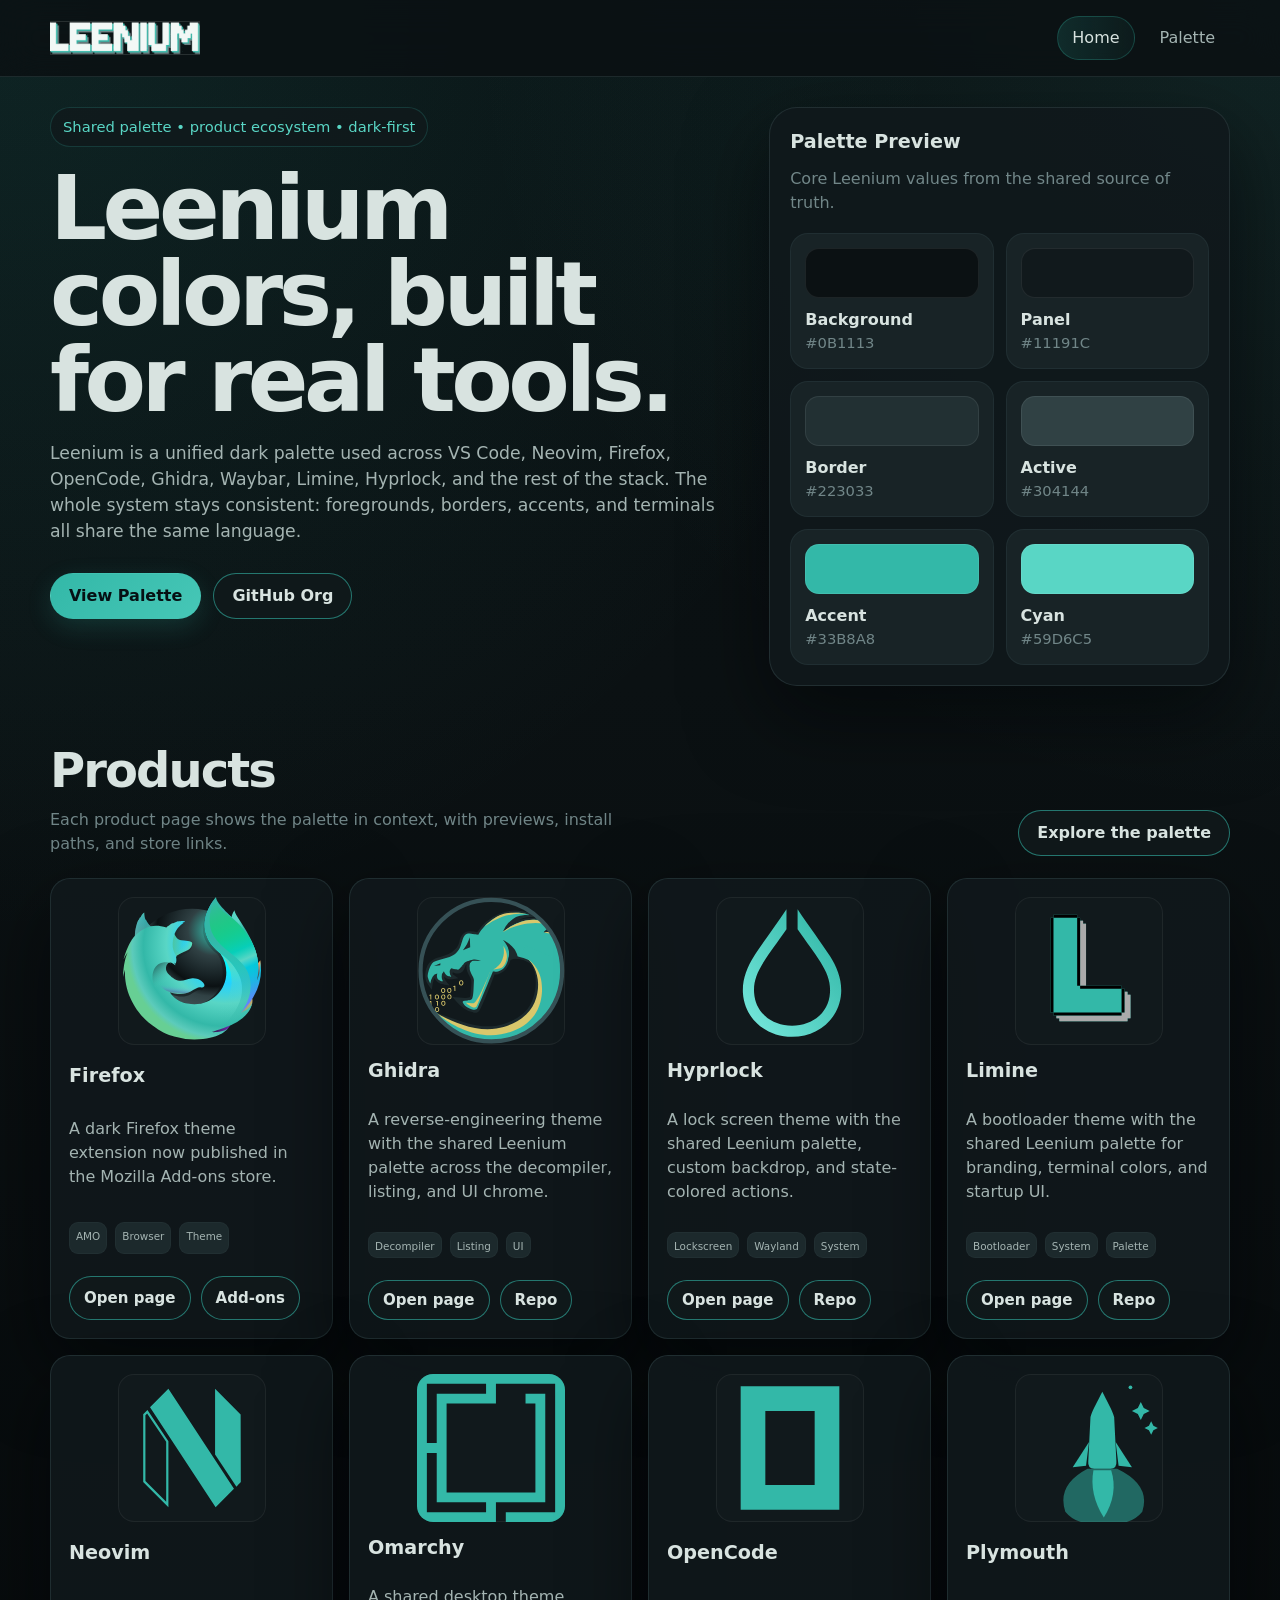
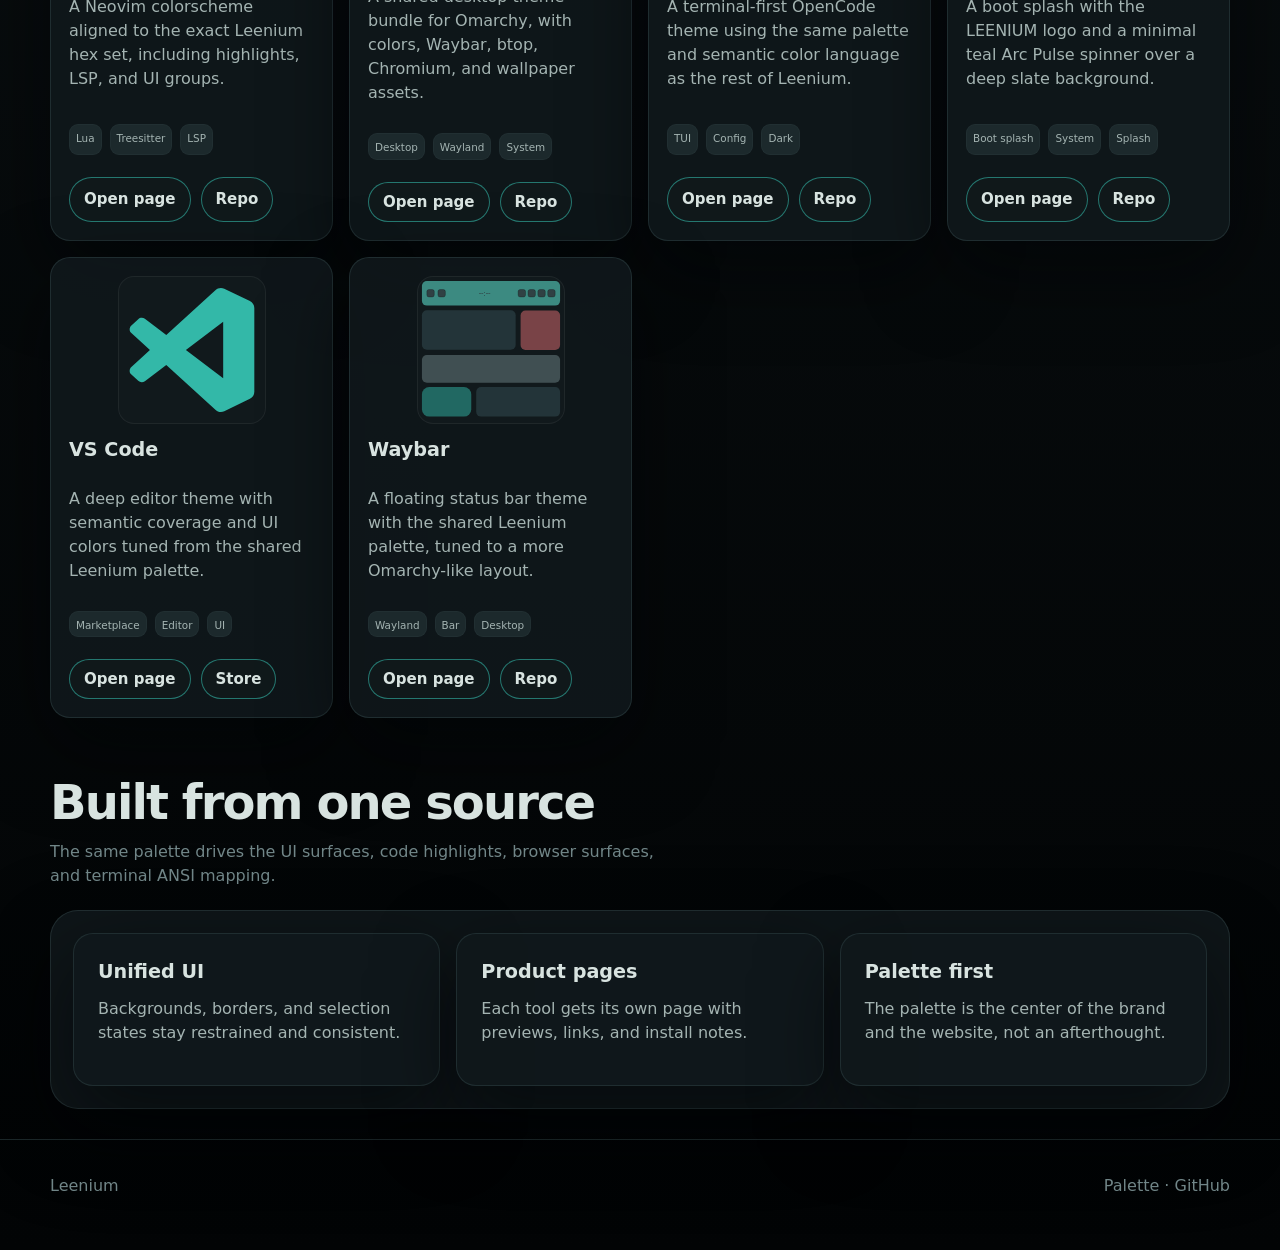
<file: index.html>
<!doctype html>
<html lang="en">
  <head>
    <meta charset="utf-8" />
    <meta name="viewport" content="width=device-width, initial-scale=1" />
    <meta
      name="description"
      content="Leenium is a shared dark palette and product ecosystem for VS Code, Neovim, Firefox, OpenCode, Ghidra, Waybar, Limine, Hyprlock, and more."
    />
    <title>Leenium</title>
    <link rel="icon" type="image/png" href="assets/favicon.png" />
    <link rel="stylesheet" href="assets/style.css" />
    <script defer src="assets/loader.js"></script>
  </head>
  <body>
    <header class="topbar">
      <div class="topbar-inner">
        <a class="brand" href="./">
          <img class="brand-logo" src="./assets/LEENIUM.png" alt="" aria-hidden="true" />
          <!-- <span>Leenium</span> -->
        </a>
        <nav class="nav" aria-label="Primary">
          <a href="./" aria-current="page">Home</a>
          <a href="palette.html">Palette</a>
        </nav>
      </div>
    </header>

    <main class="page">
      <section class="hero">
        <div class="hero-grid">
          <div>
            <span class="eyebrow"
              >Shared palette • product ecosystem • dark-first</span
            >
            <h1>Leenium colors, built for real tools.</h1>
            <p class="lede">
              Leenium is a unified dark palette used across VS Code, Neovim,
              Firefox, OpenCode, Ghidra, Waybar, Limine, Hyprlock, and the rest
              of the stack. The whole system stays consistent: foregrounds,
              borders, accents, and terminals all share the same language.
            </p>
            <div class="actions">
              <a class="button" href="palette.html">View Palette</a>
              <a
                class="button-secondary"
                href="https://github.com/drunkleen"
                target="_blank"
                rel="noreferrer"
                >GitHub Org</a
              >
            </div>
          </div>

          <aside class="panel palette-panel">
            <div class="section-title">
              <div>
                <h3>Palette Preview</h3>
                <p>Core Leenium values from the shared source of truth.</p>
              </div>
            </div>
            <div class="swatch-grid">
              <div class="swatch">
                <div class="sample tone-100"></div>
                <strong>Background</strong><span>#0B1113</span>
              </div>
              <div class="swatch">
                <div class="sample tone-200"></div>
                <strong>Panel</strong><span>#11191C</span>
              </div>
              <div class="swatch">
                <div class="sample tone-400"></div>
                <strong>Border</strong><span>#223033</span>
              </div>
              <div class="swatch">
                <div class="sample tone-500"></div>
                <strong>Active</strong><span>#304144</span>
              </div>
              <div class="swatch">
                <div class="sample tone-teal"></div>
                <strong>Accent</strong><span>#33B8A8</span>
              </div>
              <div class="swatch">
                <div class="sample tone-cyan"></div>
                <strong>Cyan</strong><span>#59D6C5</span>
              </div>
            </div>
          </aside>
        </div>
      </section>

      <section class="section">
        <div class="section-title">
          <div>
            <h2>Products</h2>
            <p>
              Each product page shows the palette in context, with previews,
              install paths, and store links.
            </p>
          </div>
          <a class="button-inline" href="palette.html">Explore the palette</a>
        </div>

        <div class="product-grid-cards">
          <article class="product-card">
            <div class="product-mark">
              <img src="assets/logos/firefox.svg" alt="Firefox mark" />
            </div>
            <h3><a href="products/firefox.html">Firefox</a></h3>
            <p>
              A dark Firefox theme extension now published in the Mozilla
              Add-ons store.
            </p>
            <div class="tag-row">
              <span class="tag">AMO</span>
              <span class="tag">Browser</span>
              <span class="tag">Theme</span>
            </div>
            <div class="link-row">
              <a
                class="button-secondary button-mini"
                href="products/firefox.html"
                >Open page</a
              >
              <a
                class="button-secondary button-mini"
                href="https://addons.mozilla.org/en-US/firefox/addon/leenium/"
                target="_blank"
                rel="noreferrer"
                >Add-ons</a
              >
            </div>
          </article>
          <article class="product-card">
            <div class="product-mark">
              <img src="assets/logos/ghidra.svg" alt="Ghidra mark" />
            </div>
            <h3><a href="products/ghidra.html">Ghidra</a></h3>
            <p>
              A reverse-engineering theme with the shared Leenium palette across
              the decompiler, listing, and UI chrome.
            </p>
            <div class="tag-row">
              <span class="tag">Decompiler</span>
              <span class="tag">Listing</span>
              <span class="tag">UI</span>
            </div>
            <div class="link-row">
              <a
                class="button-secondary button-mini"
                href="products/ghidra.html"
                >Open page</a
              >
              <a
                class="button-secondary button-mini"
                href="https://github.com/drunkleen/leenium.ghidra"
                target="_blank"
                rel="noreferrer"
                >Repo</a
              >
            </div>
          </article>
          <article class="product-card">
            <div class="product-mark">
              <img src="assets/logos/hyprland-lock.svg" alt="Hyprlock mark" />
            </div>
            <h3><a href="products/hyprlock.html">Hyprlock</a></h3>
            <p>
              A lock screen theme with the shared Leenium palette, custom
              backdrop, and state-colored actions.
            </p>
            <div class="tag-row">
              <span class="tag">Lockscreen</span>
              <span class="tag">Wayland</span>
              <span class="tag">System</span>
            </div>
            <div class="link-row">
              <a
                class="button-secondary button-mini"
                href="products/hyprlock.html"
                >Open page</a
              >
              <a
                class="button-secondary button-mini"
                href="https://github.com/drunkleen/leenium.hyprlock"
                target="_blank"
                rel="noreferrer"
                >Repo</a
              >
            </div>
          </article>
          <article class="product-card">
            <div class="product-mark">
              <img src="assets/logos/limine.svg" alt="Limine mark" />
            </div>
            <h3><a href="products/limine.html">Limine</a></h3>
            <p>
              A bootloader theme with the shared Leenium palette for branding,
              terminal colors, and startup UI.
            </p>
            <div class="tag-row">
              <span class="tag">Bootloader</span>
              <span class="tag">System</span>
              <span class="tag">Palette</span>
            </div>
            <div class="link-row">
              <a
                class="button-secondary button-mini"
                href="products/limine.html"
                >Open page</a
              >
              <a
                class="button-secondary button-mini"
                href="https://github.com/drunkleen/leenium.limine"
                target="_blank"
                rel="noreferrer"
                >Repo</a
              >
            </div>
          </article>
          <article class="product-card">
            <div class="product-mark">
              <img src="assets/logos/nvim.svg" alt="Neovim mark" />
            </div>
            <h3><a href="products/nvim.html">Neovim</a></h3>
            <p>
              A Neovim colorscheme aligned to the exact Leenium hex set,
              including highlights, LSP, and UI groups.
            </p>
            <div class="tag-row">
              <span class="tag">Lua</span>
              <span class="tag">Treesitter</span>
              <span class="tag">LSP</span>
            </div>
            <div class="link-row">
              <a class="button-secondary button-mini" href="products/nvim.html"
                >Open page</a
              >
              <a
                class="button-secondary button-mini"
                href="https://github.com/drunkleen/leenium.nvim"
                target="_blank"
                rel="noreferrer"
                >Repo</a
              >
            </div>
          </article>
          <article class="product-card">
            <div class="product-mark">
              <img src="assets/logos/omarchy.svg" alt="Omarchy mark" />
            </div>
            <h3><a href="products/omarchy.html">Omarchy</a></h3>
            <p>
              A shared desktop theme bundle for Omarchy, with colors, Waybar,
              btop, Chromium, and wallpaper assets.
            </p>
            <div class="tag-row">
              <span class="tag">Desktop</span>
              <span class="tag">Wayland</span>
              <span class="tag">System</span>
            </div>
            <div class="link-row">
              <a
                class="button-secondary button-mini"
                href="products/omarchy.html"
                >Open page</a
              >
              <a
                class="button-secondary button-mini"
                href="https://github.com/drunkleen/leenium.omarchy"
                target="_blank"
                rel="noreferrer"
                >Repo</a
              >
            </div>
          </article>
          <article class="product-card">
            <div class="product-mark">
              <img src="assets/logos/opencode.svg" alt="OpenCode mark" />
            </div>
            <h3><a href="products/opencode.html">OpenCode</a></h3>
            <p>
              A terminal-first OpenCode theme using the same palette and
              semantic color language as the rest of Leenium.
            </p>
            <div class="tag-row">
              <span class="tag">TUI</span>
              <span class="tag">Config</span>
              <span class="tag">Dark</span>
            </div>
            <div class="link-row">
              <a
                class="button-secondary button-mini"
                href="products/opencode.html"
                >Open page</a
              >
              <a
                class="button-secondary button-mini"
                href="https://github.com/drunkleen/leenium.opencode"
                target="_blank"
                rel="noreferrer"
                >Repo</a
              >
            </div>
          </article>
          <article class="product-card">
            <div class="product-mark">
              <img src="assets/logos/polymouth.svg" alt="Plymouth mark" />
            </div>
            <h3><a href="products/polymouth.html">Plymouth</a></h3>
            <p>
              A boot splash with the LEENIUM logo and a minimal teal Arc Pulse
              spinner over a deep slate background.
            </p>
            <div class="tag-row">
              <span class="tag">Boot splash</span>
              <span class="tag">System</span>
              <span class="tag">Splash</span>
            </div>
            <div class="link-row">
              <a
                class="button-secondary button-mini"
                href="products/polymouth.html"
                >Open page</a
              >
              <a
                class="button-secondary button-mini"
                href="https://github.com/drunkleen/leenium.polymouth"
                target="_blank"
                rel="noreferrer"
                >Repo</a
              >
            </div>
          </article>
          <article class="product-card">
            <div class="product-mark">
              <img src="assets/logos/vscode.svg" alt="VS Code mark" />
            </div>
            <h3><a href="products/vscode.html">VS Code</a></h3>
            <p>
              A deep editor theme with semantic coverage and UI colors tuned
              from the shared Leenium palette.
            </p>
            <div class="tag-row">
              <span class="tag">Marketplace</span>
              <span class="tag">Editor</span>
              <span class="tag">UI</span>
            </div>
            <div class="link-row">
              <a
                class="button-secondary button-mini"
                href="products/vscode.html"
                >Open page</a
              >
              <a
                class="button-secondary button-mini"
                href="https://marketplace.visualstudio.com/items?itemName=drunkleen.leenium-theme"
                target="_blank"
                rel="noreferrer"
                >Store</a
              >
            </div>
          </article>
          <article class="product-card">
            <div class="product-mark">
              <img src="assets/logos/waybar.svg" alt="Waybar mark" />
            </div>
            <h3><a href="products/waybar.html">Waybar</a></h3>
            <p>
              A floating status bar theme with the shared Leenium palette, tuned
              to a more Omarchy-like layout.
            </p>
            <div class="tag-row">
              <span class="tag">Wayland</span>
              <span class="tag">Bar</span>
              <span class="tag">Desktop</span>
            </div>
            <div class="link-row">
              <a
                class="button-secondary button-mini"
                href="products/waybar.html"
                >Open page</a
              >
              <a
                class="button-secondary button-mini"
                href="https://github.com/drunkleen/leenium.waybar"
                target="_blank"
                rel="noreferrer"
                >Repo</a
              >
            </div>
          </article>
        </div></section>

      <section class="section">
        <div class="section-title">
          <div>
            <h2>Built from one source</h2>
            <p>
              The same palette drives the UI surfaces, code highlights, browser
              surfaces, and terminal ANSI mapping.
            </p>
          </div>
        </div>

        <div class="panel" style="padding: 22px">
          <div class="feature-grid grid-3">
            <div class="detail-card" style="margin: 0">
              <h3>Unified UI</h3>
              <p>
                Backgrounds, borders, and selection states stay restrained and
                consistent.
              </p>
            </div>
            <div class="detail-card" style="margin: 0">
              <h3>Product pages</h3>
              <p>
                Each tool gets its own page with previews, links, and install
                notes.
              </p>
            </div>
            <div class="detail-card" style="margin: 0">
              <h3>Palette first</h3>
              <p>
                The palette is the center of the brand and the website, not an
                afterthought.
              </p>
            </div>
          </div>
        </div>
      </section>
    </main>

    <footer class="footer">
      <div class="page footer-inner">
        <span>Leenium</span>
        <span
          ><a href="palette.html">Palette</a> ·
          <a
            href="https://github.com/drunkleen"
            target="_blank"
            rel="noreferrer"
            >GitHub</a
          ></span
        >
      </div>
    </footer>
  </body>
</html>
</file>
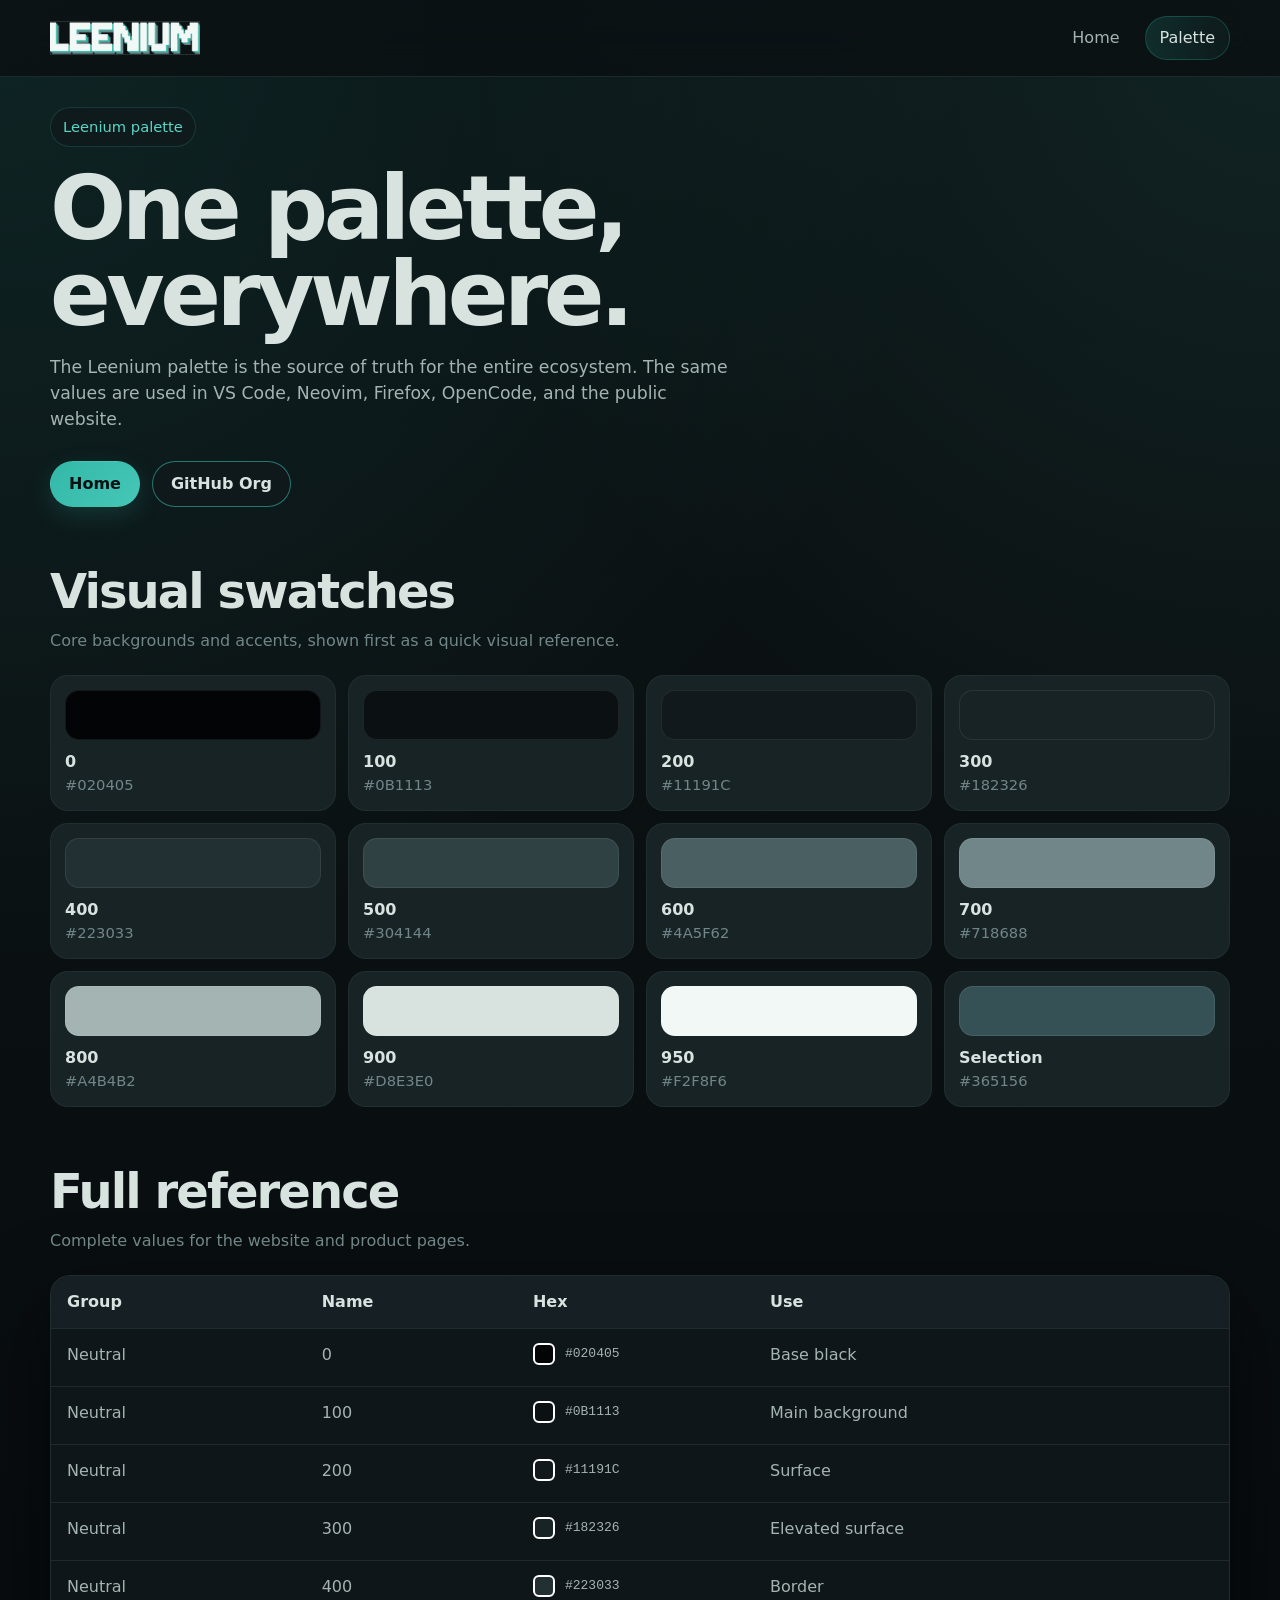
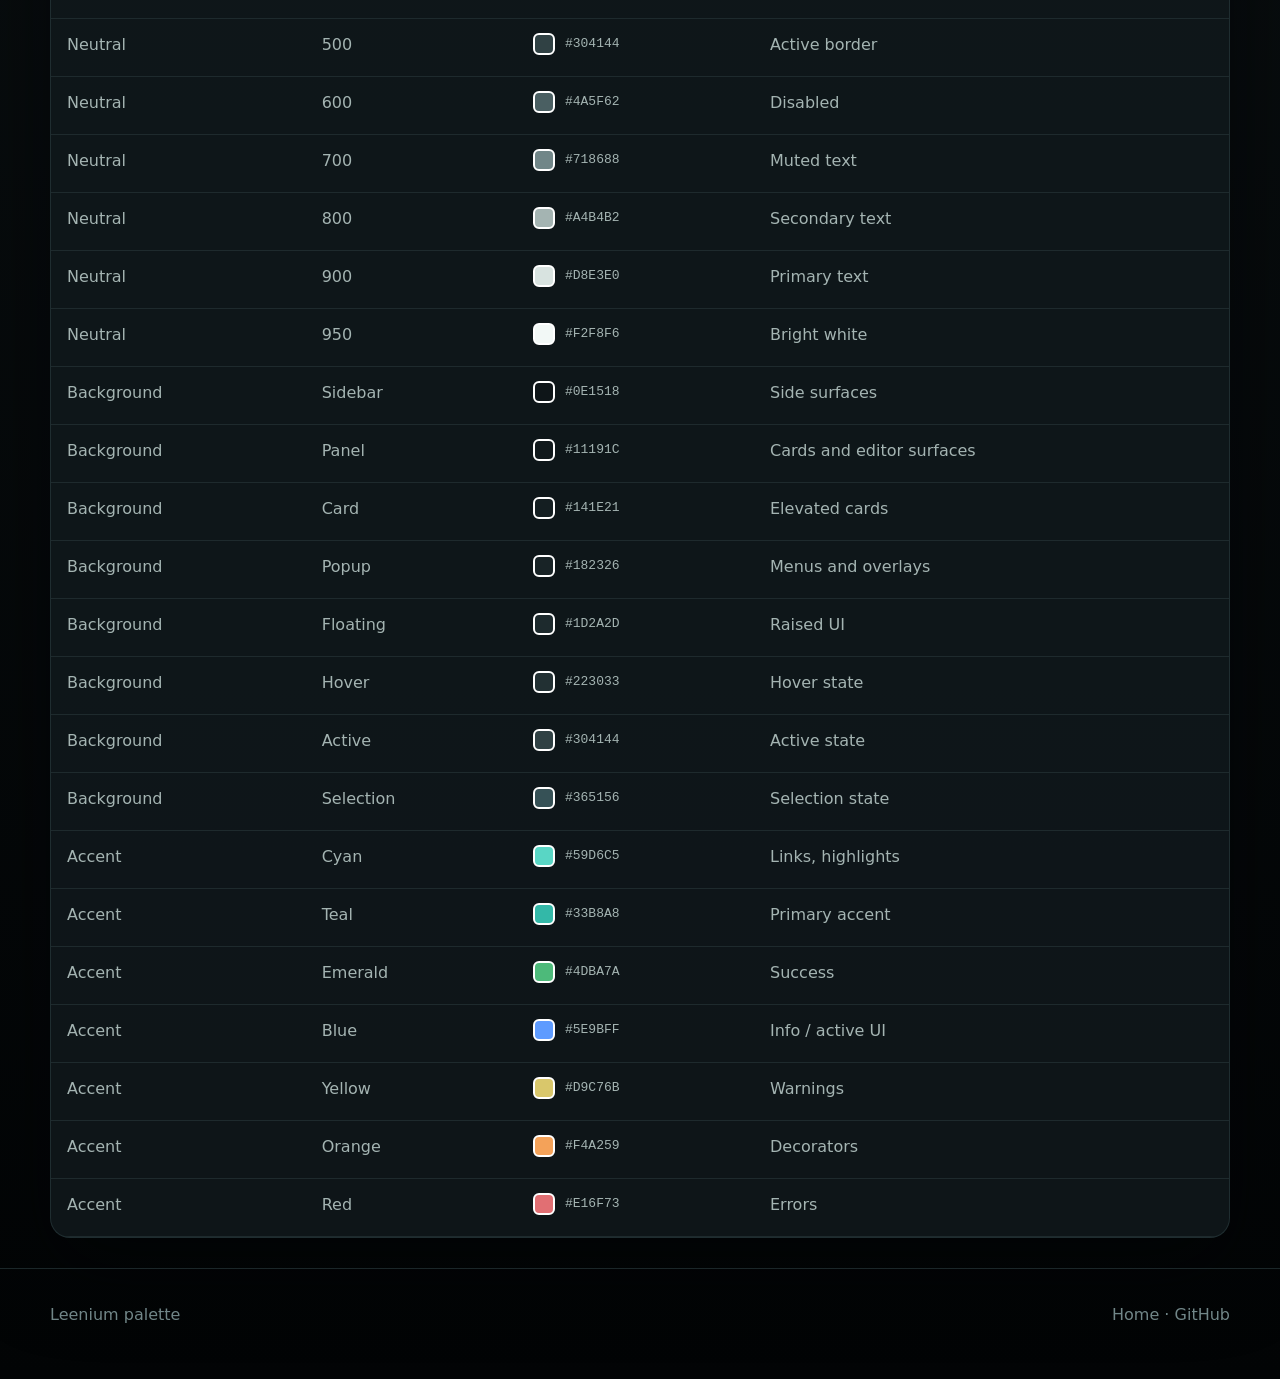
<file: palette.html>
<!doctype html>
<html lang="en">
<head>
  <meta charset="utf-8" />
  <meta name="viewport" content="width=device-width, initial-scale=1" />
  <meta name="description" content="The shared Leenium palette used across the theme ecosystem." />
  <title>Leenium Palette</title>
  <link rel="icon" type="image/png" href="assets/favicon.png" />
  <link rel="stylesheet" href="assets/style.css" />
  <script defer src="assets/loader.js"></script>
</head>
<body>
  <header class="topbar">
    <div class="topbar-inner">
      <a class="brand" href="./">
          <img class="brand-logo" src="./assets/LEENIUM.png" alt="" aria-hidden="true" />
          <!-- <span>Leenium</span> -->
      </a>
      <nav class="nav" aria-label="Primary">
        <a href="./">Home</a>
        <a href="palette.html" aria-current="page">Palette</a>
      </nav>
    </div>
  </header>

  <main class="page">
    <section class="hero">
      <span class="eyebrow">Leenium palette</span>
      <h1>One palette, everywhere.</h1>
      <p class="lede">The Leenium palette is the source of truth for the entire ecosystem. The same values are used in VS Code, Neovim, Firefox, OpenCode, and the public website.</p>
      <div class="actions">
        <a class="button" href="./">Home</a>
        <a class="button-secondary" href="https://github.com/drunkleen" target="_blank" rel="noreferrer">GitHub Org</a>
      </div>
    </section>

    <section class="section">
      <div class="section-title">
        <div>
          <h2>Visual swatches</h2>
          <p>Core backgrounds and accents, shown first as a quick visual reference.</p>
        </div>
      </div>

      <div class="swatch-grid swatch-grid-wide">
        <div class="swatch"><div class="sample tone-0"></div><strong>0</strong><span>#020405</span></div>
        <div class="swatch"><div class="sample tone-100"></div><strong>100</strong><span>#0B1113</span></div>
        <div class="swatch"><div class="sample tone-200"></div><strong>200</strong><span>#11191C</span></div>
        <div class="swatch"><div class="sample tone-300"></div><strong>300</strong><span>#182326</span></div>
        <div class="swatch"><div class="sample tone-400"></div><strong>400</strong><span>#223033</span></div>
        <div class="swatch"><div class="sample tone-500"></div><strong>500</strong><span>#304144</span></div>
        <div class="swatch"><div class="sample tone-600"></div><strong>600</strong><span>#4A5F62</span></div>
        <div class="swatch"><div class="sample tone-700"></div><strong>700</strong><span>#718688</span></div>
        <div class="swatch"><div class="sample tone-800"></div><strong>800</strong><span>#A4B4B2</span></div>
        <div class="swatch"><div class="sample tone-900"></div><strong>900</strong><span>#D8E3E0</span></div>
        <div class="swatch"><div class="sample tone-950"></div><strong>950</strong><span>#F2F8F6</span></div>
        <div class="swatch"><div class="sample tone-selection"></div><strong>Selection</strong><span>#365156</span></div>
      </div>
    </section>

    <section class="section">
      <div class="section-title">
        <div>
          <h2>Full reference</h2>
          <p>Complete values for the website and product pages.</p>
        </div>
      </div>

      <div class="table-wrap">
        <table>
          <thead>
            <tr><th>Group</th><th>Name</th><th>Hex</th><th>Use</th></tr>
          </thead>
          <tbody>
            <tr><td>Neutral</td><td>0</td><td><span class="hex-with-swatch"><span class="table-swatch" style="background:#020405"></span><code>#020405</code></span></td><td>Base black</td></tr>
            <tr><td>Neutral</td><td>100</td><td><span class="hex-with-swatch"><span class="table-swatch" style="background:#0B1113"></span><code>#0B1113</code></span></td><td>Main background</td></tr>
            <tr><td>Neutral</td><td>200</td><td><span class="hex-with-swatch"><span class="table-swatch" style="background:#11191C"></span><code>#11191C</code></span></td><td>Surface</td></tr>
            <tr><td>Neutral</td><td>300</td><td><span class="hex-with-swatch"><span class="table-swatch" style="background:#182326"></span><code>#182326</code></span></td><td>Elevated surface</td></tr>
            <tr><td>Neutral</td><td>400</td><td><span class="hex-with-swatch"><span class="table-swatch" style="background:#223033"></span><code>#223033</code></span></td><td>Border</td></tr>
            <tr><td>Neutral</td><td>500</td><td><span class="hex-with-swatch"><span class="table-swatch" style="background:#304144"></span><code>#304144</code></span></td><td>Active border</td></tr>
            <tr><td>Neutral</td><td>600</td><td><span class="hex-with-swatch"><span class="table-swatch" style="background:#4A5F62"></span><code>#4A5F62</code></span></td><td>Disabled</td></tr>
            <tr><td>Neutral</td><td>700</td><td><span class="hex-with-swatch"><span class="table-swatch" style="background:#718688"></span><code>#718688</code></span></td><td>Muted text</td></tr>
            <tr><td>Neutral</td><td>800</td><td><span class="hex-with-swatch"><span class="table-swatch" style="background:#A4B4B2"></span><code>#A4B4B2</code></span></td><td>Secondary text</td></tr>
            <tr><td>Neutral</td><td>900</td><td><span class="hex-with-swatch"><span class="table-swatch" style="background:#D8E3E0"></span><code>#D8E3E0</code></span></td><td>Primary text</td></tr>
            <tr><td>Neutral</td><td>950</td><td><span class="hex-with-swatch"><span class="table-swatch" style="background:#F2F8F6"></span><code>#F2F8F6</code></span></td><td>Bright white</td></tr>
            <tr><td>Background</td><td>Sidebar</td><td><span class="hex-with-swatch"><span class="table-swatch" style="background:#0E1518"></span><code>#0E1518</code></span></td><td>Side surfaces</td></tr>
            <tr><td>Background</td><td>Panel</td><td><span class="hex-with-swatch"><span class="table-swatch" style="background:#11191C"></span><code>#11191C</code></span></td><td>Cards and editor surfaces</td></tr>
            <tr><td>Background</td><td>Card</td><td><span class="hex-with-swatch"><span class="table-swatch" style="background:#141E21"></span><code>#141E21</code></span></td><td>Elevated cards</td></tr>
            <tr><td>Background</td><td>Popup</td><td><span class="hex-with-swatch"><span class="table-swatch" style="background:#182326"></span><code>#182326</code></span></td><td>Menus and overlays</td></tr>
            <tr><td>Background</td><td>Floating</td><td><span class="hex-with-swatch"><span class="table-swatch" style="background:#1D2A2D"></span><code>#1D2A2D</code></span></td><td>Raised UI</td></tr>
            <tr><td>Background</td><td>Hover</td><td><span class="hex-with-swatch"><span class="table-swatch" style="background:#223033"></span><code>#223033</code></span></td><td>Hover state</td></tr>
            <tr><td>Background</td><td>Active</td><td><span class="hex-with-swatch"><span class="table-swatch" style="background:#304144"></span><code>#304144</code></span></td><td>Active state</td></tr>
            <tr><td>Background</td><td>Selection</td><td><span class="hex-with-swatch"><span class="table-swatch" style="background:#365156"></span><code>#365156</code></span></td><td>Selection state</td></tr>
            <tr><td>Accent</td><td>Cyan</td><td><span class="hex-with-swatch"><span class="table-swatch" style="background:#59D6C5"></span><code>#59D6C5</code></span></td><td>Links, highlights</td></tr>
            <tr><td>Accent</td><td>Teal</td><td><span class="hex-with-swatch"><span class="table-swatch" style="background:#33B8A8"></span><code>#33B8A8</code></span></td><td>Primary accent</td></tr>
            <tr><td>Accent</td><td>Emerald</td><td><span class="hex-with-swatch"><span class="table-swatch" style="background:#4DBA7A"></span><code>#4DBA7A</code></span></td><td>Success</td></tr>
            <tr><td>Accent</td><td>Blue</td><td><span class="hex-with-swatch"><span class="table-swatch" style="background:#5E9BFF"></span><code>#5E9BFF</code></span></td><td>Info / active UI</td></tr>
            <tr><td>Accent</td><td>Yellow</td><td><span class="hex-with-swatch"><span class="table-swatch" style="background:#D9C76B"></span><code>#D9C76B</code></span></td><td>Warnings</td></tr>
            <tr><td>Accent</td><td>Orange</td><td><span class="hex-with-swatch"><span class="table-swatch" style="background:#F4A259"></span><code>#F4A259</code></span></td><td>Decorators</td></tr>
            <tr><td>Accent</td><td>Red</td><td><span class="hex-with-swatch"><span class="table-swatch" style="background:#E16F73"></span><code>#E16F73</code></span></td><td>Errors</td></tr>
          </tbody>
        </table>
      </div>
    </section>
  </main>

  <footer class="footer">
    <div class="page footer-inner">
      <span>Leenium palette</span>
      <span><a href="./">Home</a> · <a href="https://github.com/drunkleen" target="_blank" rel="noreferrer">GitHub</a></span>
    </div>
  </footer>
</body>
</html>
</file>
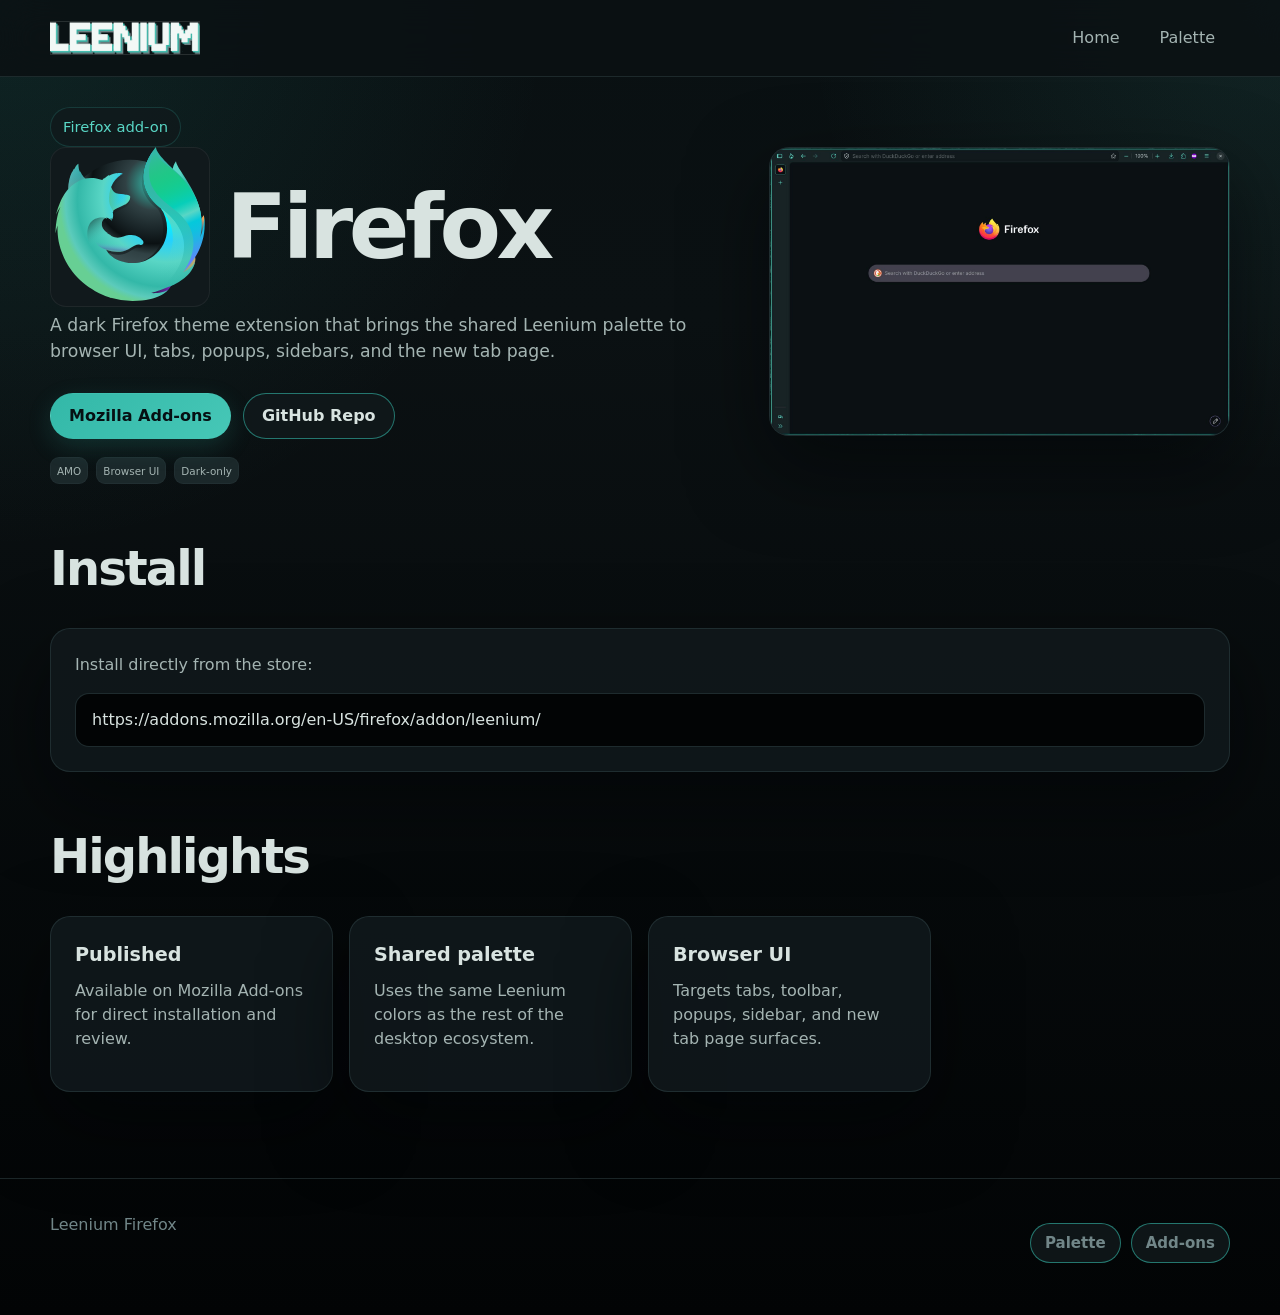
<file: products/firefox.html>
<!doctype html>
<html lang="en">
<head>
  <meta charset="utf-8" />
  <meta name="viewport" content="width=device-width, initial-scale=1" />
  <meta name="description" content="Leenium Firefox theme extension." />
  <title>Leenium Firefox</title>
  <link rel="icon" type="image/png" href="../assets/favicon.png" />
  <link rel="stylesheet" href="../assets/style.css" />
  <script defer src="../assets/loader.js"></script>
</head>
<body>
  <header class="topbar">
    <div class="topbar-inner">
      <a class="brand" href="./">
          <img class="brand-logo" src="../assets/LEENIUM.png" alt="" aria-hidden="true" />
          <!-- <span>Leenium</span> -->
      </a>
      <nav class="nav" aria-label="Primary">
        <a href="../">Home</a>
        <a href="../palette.html">Palette</a>
      </nav>
    </div>
  </header>

  <main class="page product-shell">
    <section class="product-hero">
      <span class="eyebrow">Firefox add-on</span>
      <div class="product-grid">
        <div>
          <div class="product-heading">
            <span class="product-mark product-mark-large" aria-hidden="true"><img src="../assets/logos/firefox.svg" alt="" /></span>
            <div><h1>Firefox</h1></div>
          </div>
          <p class="lede">A dark Firefox theme extension that brings the shared Leenium palette to browser UI, tabs, popups, sidebars, and the new tab page.</p>
          <div class="actions">
            <a class="button" href="https://addons.mozilla.org/en-US/firefox/addon/leenium/" target="_blank" rel="noreferrer">Mozilla Add-ons</a>
            <a class="button-secondary" href="https://github.com/drunkleen/leenium.firefox" target="_blank" rel="noreferrer">GitHub Repo</a>
          </div>
          <div class="tag-row" style="margin-top: 18px;">
            <span class="tag">AMO</span>
            <span class="tag">Browser UI</span>
            <span class="tag">Dark-only</span>
          </div>
        </div>
        <aside class="preview-card">
          <img src="../assets/previews/firefox-preview.jpg" alt="Leenium Firefox preview" loading="lazy" />
        </aside>
      </div>
    </section>

    <section class="section">
      <div class="section-title"><div><h2>Install</h2></div></div>
      <div class="detail-card">
        <p>Install directly from the store:</p>
        <div class="code">https://addons.mozilla.org/en-US/firefox/addon/leenium/</div>
      </div>
    </section>

    <section class="section">
      <div class="section-title"><div><h2>Highlights</h2></div></div>
      <div class="product-grid-cards grid-3">
        <article class="detail-card"><h3>Published</h3><p>Available on Mozilla Add-ons for direct installation and review.</p></article>
        <article class="detail-card"><h3>Shared palette</h3><p>Uses the same Leenium colors as the rest of the desktop ecosystem.</p></article>
        <article class="detail-card"><h3>Browser UI</h3><p>Targets tabs, toolbar, popups, sidebar, and new tab page surfaces.</p></article>
      </div>
    </section>

  </main>

  <footer class="footer"><div class="page footer-inner"><span>Leenium Firefox</span><span class="link-row"><a class="button-secondary button-mini" href="../palette.html">Palette</a><a class="button-secondary button-mini" href="https://addons.mozilla.org/en-US/firefox/addon/leenium/" target="_blank" rel="noreferrer">Add-ons</a></span></div></footer>
</body>
</html>
</file>
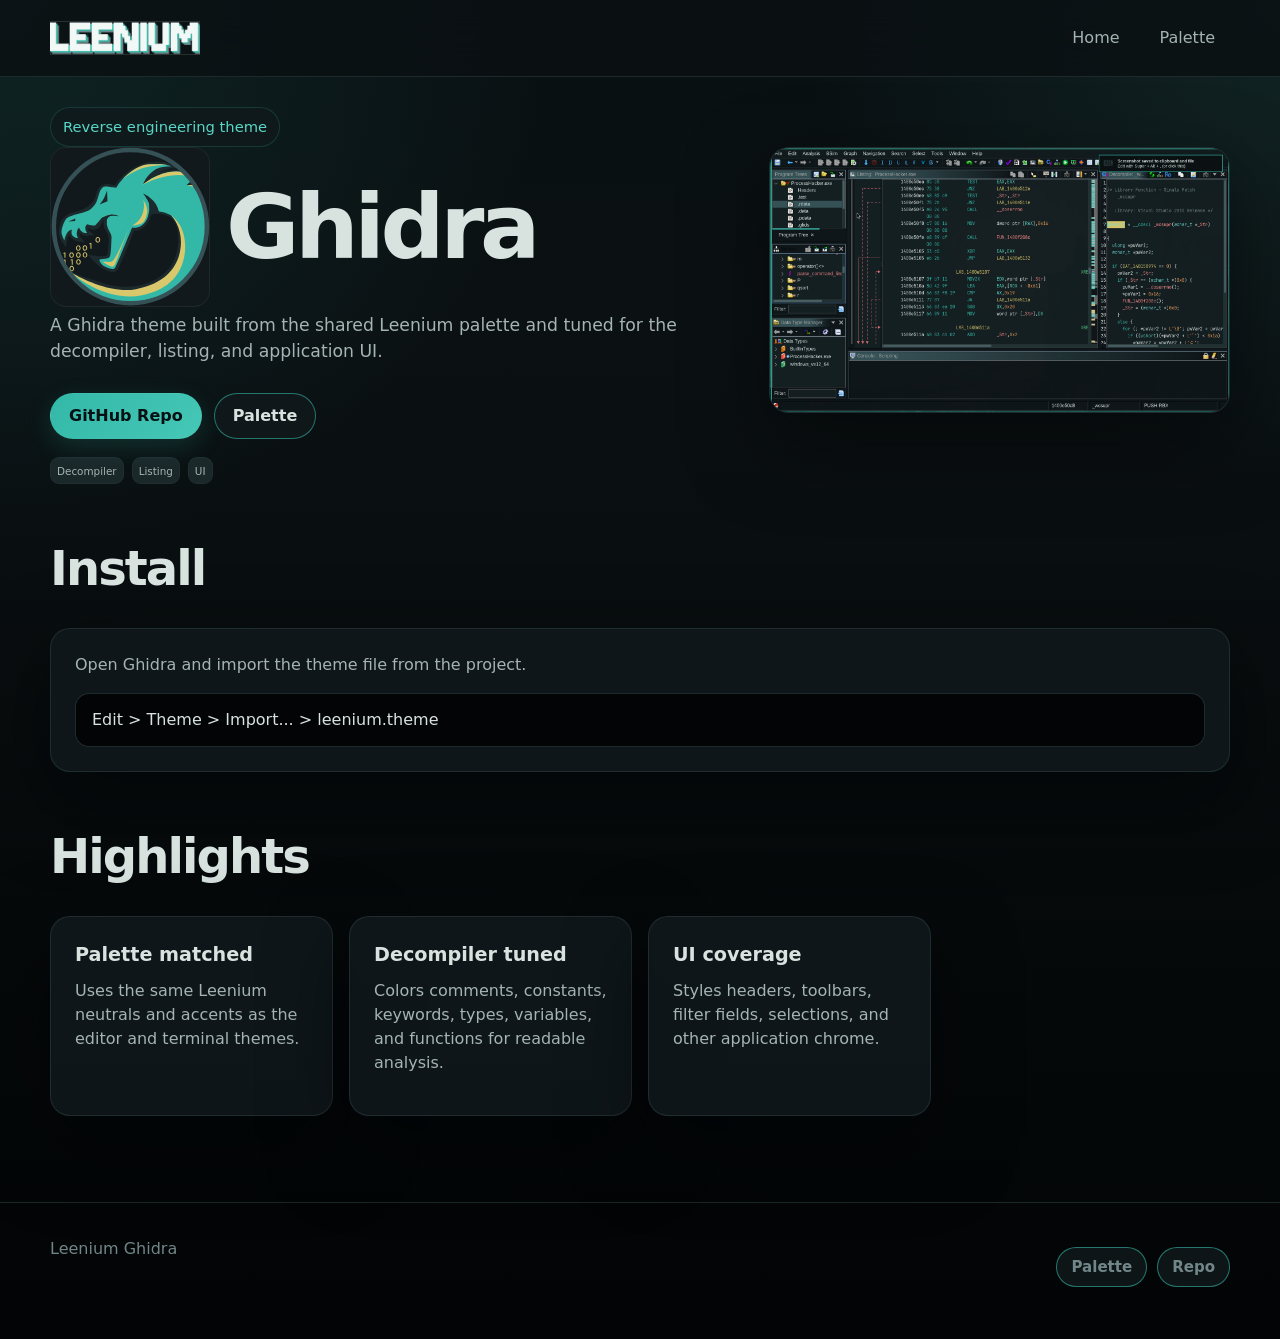
<file: products/ghidra.html>
<!doctype html>
<html lang="en">
<head>
  <meta charset="utf-8" />
  <meta name="viewport" content="width=device-width, initial-scale=1" />
  <meta name="description" content="Leenium Ghidra reverse-engineering theme." />
  <title>Leenium Ghidra</title>
  <link rel="icon" type="image/png" href="../assets/favicon.png" />
  <link rel="stylesheet" href="../assets/style.css" />
  <script defer src="../assets/loader.js"></script>
</head>
<body>
  <header class="topbar">
    <div class="topbar-inner">
      <a class="brand" href="./">
          <img class="brand-logo" src="../assets/LEENIUM.png" alt="" aria-hidden="true" />
          <!-- <span>Leenium</span> -->
      </a>
      <nav class="nav" aria-label="Primary">
        <a href="../">Home</a>
        <a href="../palette.html">Palette</a>
      </nav>
    </div>
  </header>

  <main class="page product-shell">
    <section class="product-hero">
      <span class="eyebrow">Reverse engineering theme</span>
      <div class="product-grid">
        <div>
          <div class="product-heading">
            <span class="product-mark product-mark-large" aria-hidden="true"><img src="../assets/logos/ghidra.svg" alt="" /></span>
            <div><h1>Ghidra</h1></div>
          </div>
          <p class="lede">A Ghidra theme built from the shared Leenium palette and tuned for the decompiler, listing, and application UI.</p>
          <div class="actions">
            <a class="button" href="https://github.com/drunkleen/leenium.ghidra" target="_blank" rel="noreferrer">GitHub Repo</a>
            <a class="button-secondary" href="../palette.html">Palette</a>
          </div>
          <div class="tag-row" style="margin-top: 18px;">
            <span class="tag">Decompiler</span>
            <span class="tag">Listing</span>
            <span class="tag">UI</span>
          </div>
        </div>
        <aside class="preview-card">
          <img src="../assets/previews/ghidra-preview.png" alt="Leenium Ghidra preview" loading="lazy" />
        </aside>
      </div>
    </section>

    <section class="section">
      <div class="section-title"><div><h2>Install</h2></div></div>
      <div class="detail-card">
        <p>Open Ghidra and import the theme file from the project.</p>
        <div class="code">Edit &gt; Theme &gt; Import... &gt; leenium.theme</div>
      </div>
    </section>

    <section class="section">
      <div class="section-title"><div><h2>Highlights</h2></div></div>
      <div class="product-grid-cards grid-3">
        <article class="detail-card"><h3>Palette matched</h3><p>Uses the same Leenium neutrals and accents as the editor and terminal themes.</p></article>
        <article class="detail-card"><h3>Decompiler tuned</h3><p>Colors comments, constants, keywords, types, variables, and functions for readable analysis.</p></article>
        <article class="detail-card"><h3>UI coverage</h3><p>Styles headers, toolbars, filter fields, selections, and other application chrome.</p></article>
      </div>
    </section>
  </main>

  <footer class="footer"><div class="page footer-inner"><span>Leenium Ghidra</span><span class="link-row"><a class="button-secondary button-mini" href="../palette.html">Palette</a><a class="button-secondary button-mini" href="https://github.com/drunkleen/leenium.ghidra" target="_blank" rel="noreferrer">Repo</a></span></div></footer>
</body>
</html>
</file>
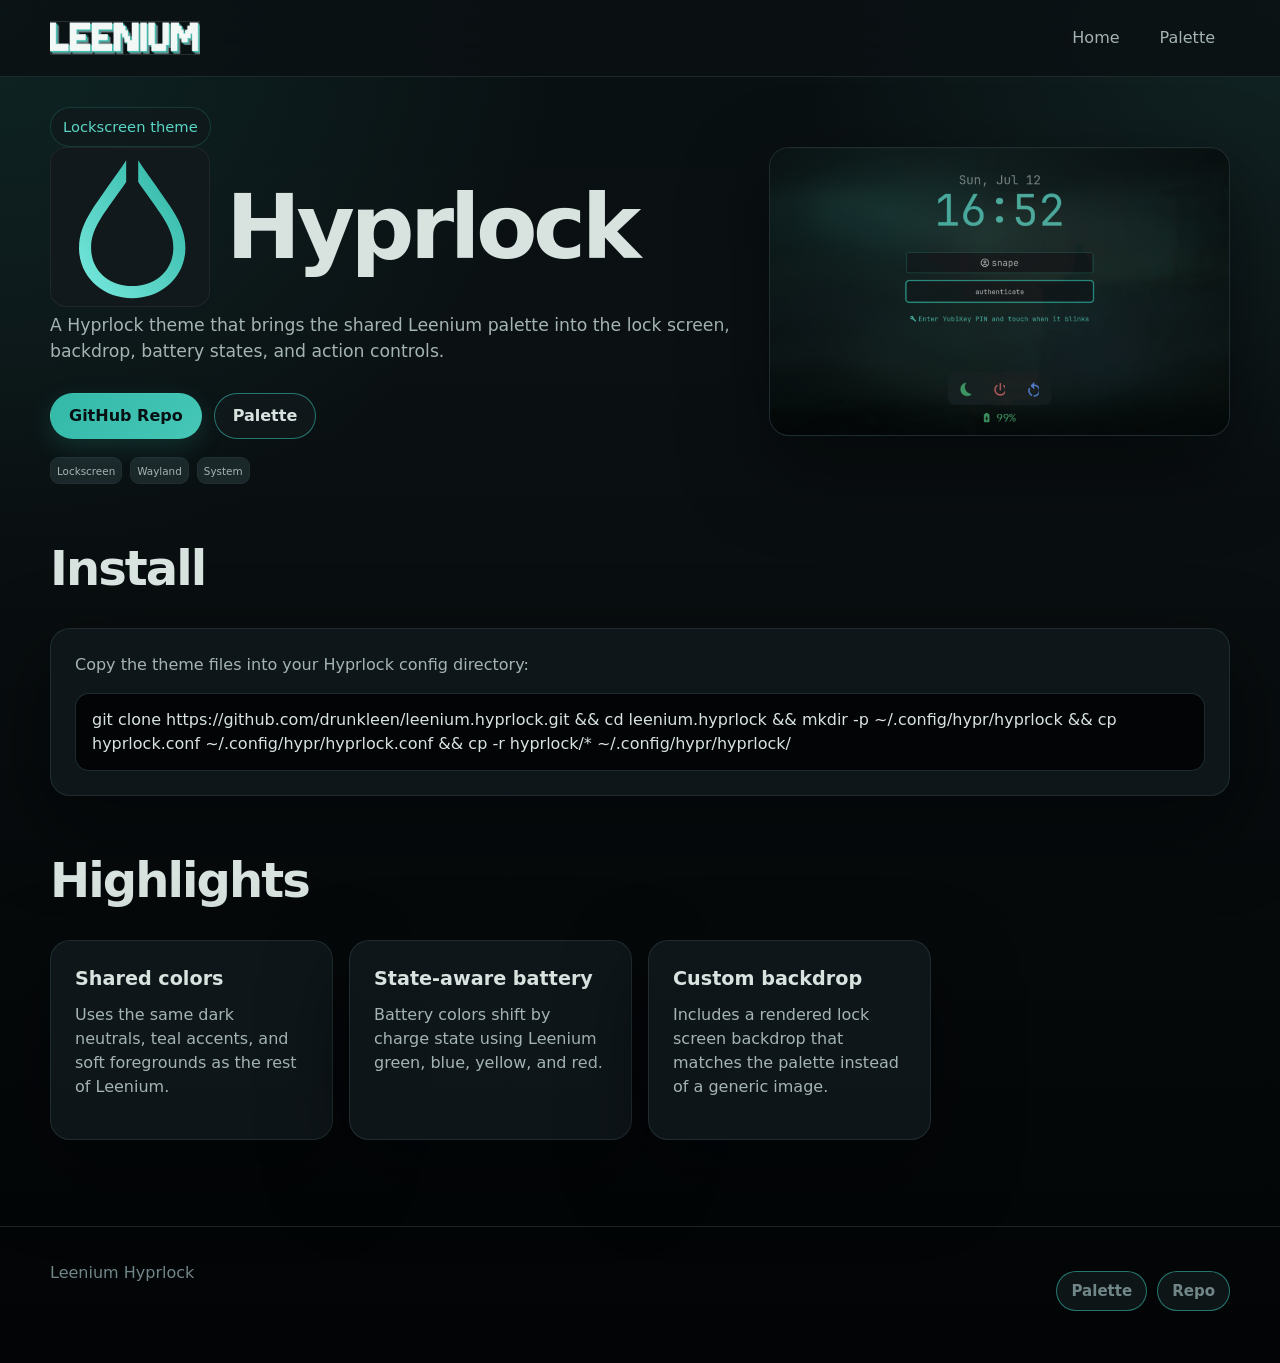
<file: products/hyprlock.html>
<!doctype html>
<html lang="en">
<head>
  <meta charset="utf-8" />
  <meta name="viewport" content="width=device-width, initial-scale=1" />
  <meta name="description" content="Leenium Hyprlock lock screen theme." />
  <title>Leenium Hyprlock</title>
  <link rel="icon" type="image/png" href="../assets/favicon.png" />
  <link rel="stylesheet" href="../assets/style.css" />
  <script defer src="../assets/loader.js"></script>
</head>
<body>
  <header class="topbar">
    <div class="topbar-inner">
      <a class="brand" href="./">
          <img class="brand-logo" src="../assets/LEENIUM.png" alt="" aria-hidden="true" />
          <!-- <span>Leenium</span> -->
      </a>
      <nav class="nav" aria-label="Primary">
        <a href="../">Home</a>
        <a href="../palette.html">Palette</a>
      </nav>
    </div>
  </header>

  <main class="page product-shell">
    <section class="product-hero">
      <span class="eyebrow">Lockscreen theme</span>
      <div class="product-grid">
        <div>
          <div class="product-heading">
            <span class="product-mark product-mark-large" aria-hidden="true"><img src="../assets/logos/hyprland-lock.svg" alt="" /></span>
            <div><h1>Hyprlock</h1></div>
          </div>
          <p class="lede">A Hyprlock theme that brings the shared Leenium palette into the lock screen, backdrop, battery states, and action controls.</p>
          <div class="actions">
            <a class="button" href="https://github.com/drunkleen/leenium.hyprlock" target="_blank" rel="noreferrer">GitHub Repo</a>
            <a class="button-secondary" href="../palette.html">Palette</a>
          </div>
          <div class="tag-row" style="margin-top: 18px;">
            <span class="tag">Lockscreen</span>
            <span class="tag">Wayland</span>
            <span class="tag">System</span>
          </div>
        </div>
        <aside class="preview-card">
          <img src="../assets/previews/hyprlock-preview.png" alt="Leenium Hyprlock preview" loading="lazy" />
        </aside>
      </div>
    </section>

    <section class="section">
      <div class="section-title"><div><h2>Install</h2></div></div>
      <div class="detail-card">
        <p>Copy the theme files into your Hyprlock config directory:</p>
        <div class="code">git clone https://github.com/drunkleen/leenium.hyprlock.git && cd leenium.hyprlock && mkdir -p ~/.config/hypr/hyprlock && cp hyprlock.conf ~/.config/hypr/hyprlock.conf && cp -r hyprlock/* ~/.config/hypr/hyprlock/</div>
      </div>
    </section>

    <section class="section">
      <div class="section-title"><div><h2>Highlights</h2></div></div>
      <div class="product-grid-cards grid-3">
        <article class="detail-card"><h3>Shared colors</h3><p>Uses the same dark neutrals, teal accents, and soft foregrounds as the rest of Leenium.</p></article>
        <article class="detail-card"><h3>State-aware battery</h3><p>Battery colors shift by charge state using Leenium green, blue, yellow, and red.</p></article>
        <article class="detail-card"><h3>Custom backdrop</h3><p>Includes a rendered lock screen backdrop that matches the palette instead of a generic image.</p></article>
      </div>
    </section>
  </main>

  <footer class="footer"><div class="page footer-inner"><span>Leenium Hyprlock</span><span class="link-row"><a class="button-secondary button-mini" href="../palette.html">Palette</a><a class="button-secondary button-mini" href="https://github.com/drunkleen/leenium.hyprlock" target="_blank" rel="noreferrer">Repo</a></span></div></footer>
</body>
</html>
</file>
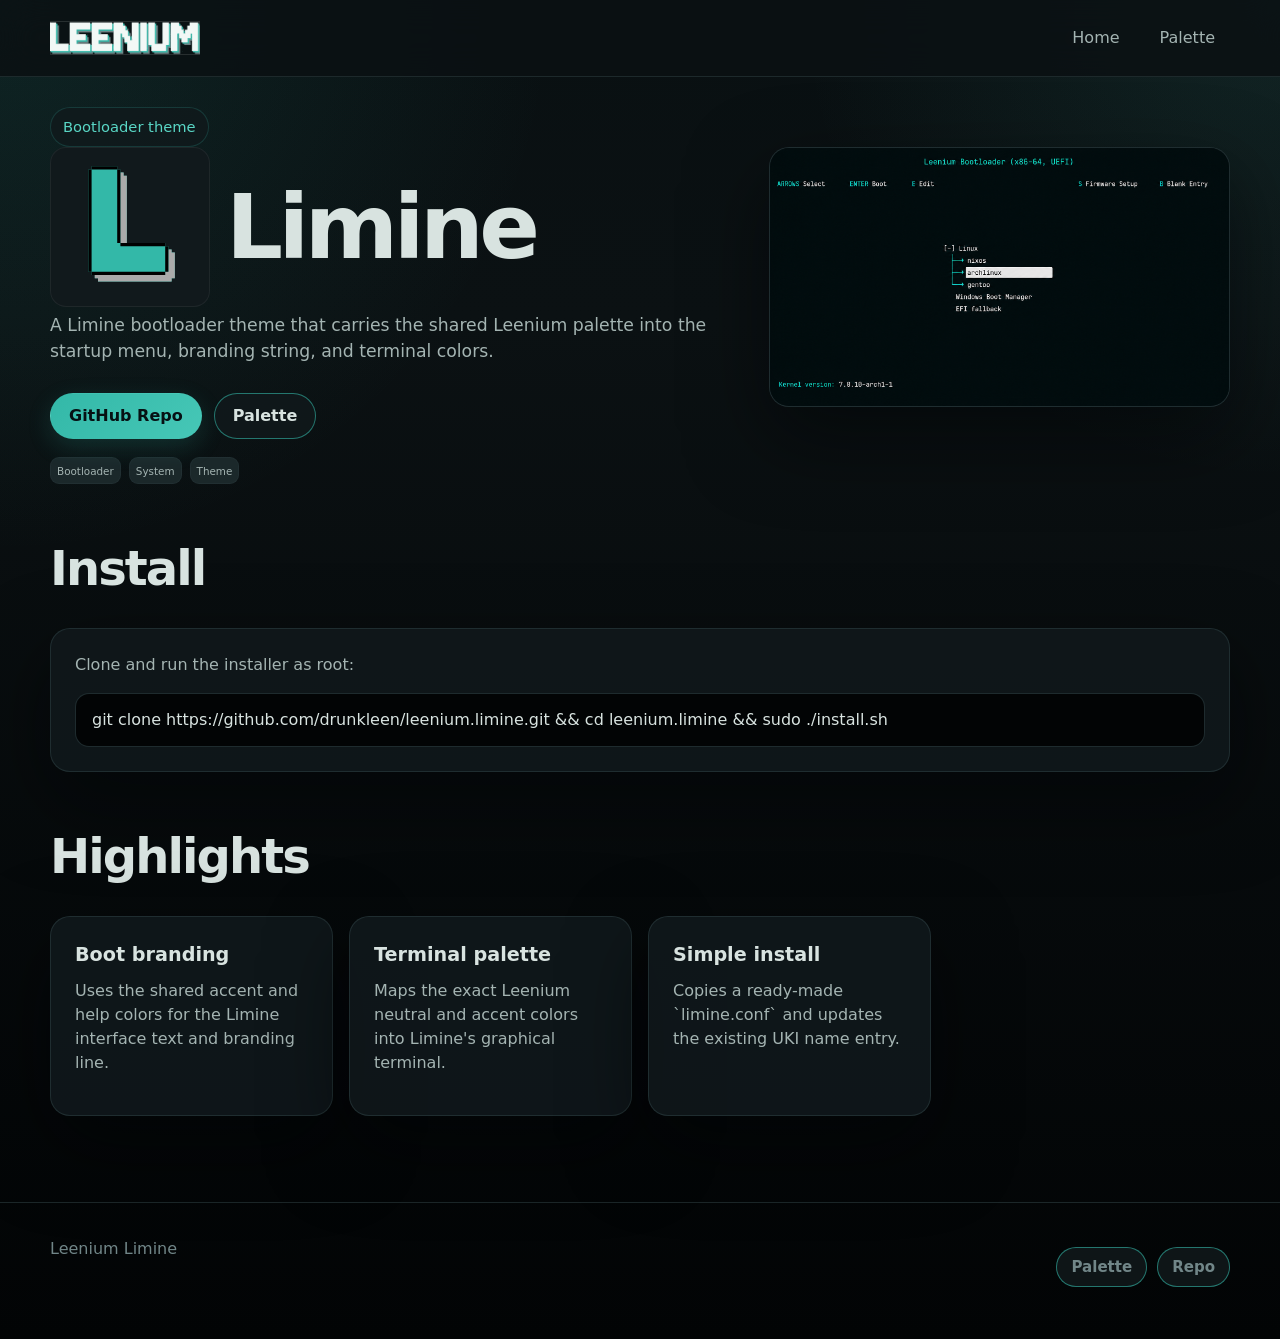
<file: products/limine.html>
<!doctype html>
<html lang="en">
<head>
  <meta charset="utf-8" />
  <meta name="viewport" content="width=device-width, initial-scale=1" />
  <meta name="description" content="Leenium Limine bootloader theme." />
  <title>Leenium Limine</title>
  <link rel="icon" type="image/png" href="../assets/favicon.png" />
  <link rel="stylesheet" href="../assets/style.css" />
  <script defer src="../assets/loader.js"></script>
</head>
<body>
  <header class="topbar">
    <div class="topbar-inner">
      <a class="brand" href="./">
          <img class="brand-logo" src="../assets/LEENIUM.png" alt="" aria-hidden="true" />
          <!-- <span>Leenium</span> -->
      </a>
      <nav class="nav" aria-label="Primary">
        <a href="../">Home</a>
        <a href="../palette.html">Palette</a>
      </nav>
    </div>
  </header>

  <main class="page product-shell">
    <section class="product-hero">
      <span class="eyebrow">Bootloader theme</span>
      <div class="product-grid">
        <div>
          <div class="product-heading">
            <span class="product-mark product-mark-large" aria-hidden="true"><img src="../assets/logos/limine.svg" alt="" /></span>
            <div><h1>Limine</h1></div>
          </div>
          <p class="lede">A Limine bootloader theme that carries the shared Leenium palette into the startup menu, branding string, and terminal colors.</p>
          <div class="actions">
            <a class="button" href="https://github.com/drunkleen/leenium.limine" target="_blank" rel="noreferrer">GitHub Repo</a>
            <a class="button-secondary" href="../palette.html">Palette</a>
          </div>
          <div class="tag-row" style="margin-top: 18px;">
            <span class="tag">Bootloader</span>
            <span class="tag">System</span>
            <span class="tag">Theme</span>
          </div>
        </div>
        <aside class="preview-card">
          <img src="../assets/previews/limine-preview.png" alt="Leenium Limine preview" loading="lazy" />
        </aside>
      </div>
    </section>

    <section class="section">
      <div class="section-title"><div><h2>Install</h2></div></div>
      <div class="detail-card">
        <p>Clone and run the installer as root:</p>
        <div class="code">git clone https://github.com/drunkleen/leenium.limine.git && cd leenium.limine && sudo ./install.sh</div>
      </div>
    </section>

    <section class="section">
      <div class="section-title"><div><h2>Highlights</h2></div></div>
      <div class="product-grid-cards grid-3">
        <article class="detail-card"><h3>Boot branding</h3><p>Uses the shared accent and help colors for the Limine interface text and branding line.</p></article>
        <article class="detail-card"><h3>Terminal palette</h3><p>Maps the exact Leenium neutral and accent colors into Limine's graphical terminal.</p></article>
        <article class="detail-card"><h3>Simple install</h3><p>Copies a ready-made `limine.conf` and updates the existing UKI name entry.</p></article>
      </div>
    </section>
  </main>

  <footer class="footer"><div class="page footer-inner"><span>Leenium Limine</span><span class="link-row"><a class="button-secondary button-mini" href="../palette.html">Palette</a><a class="button-secondary button-mini" href="https://github.com/drunkleen/leenium.limine" target="_blank" rel="noreferrer">Repo</a></span></div></footer>
</body>
</html>
</file>
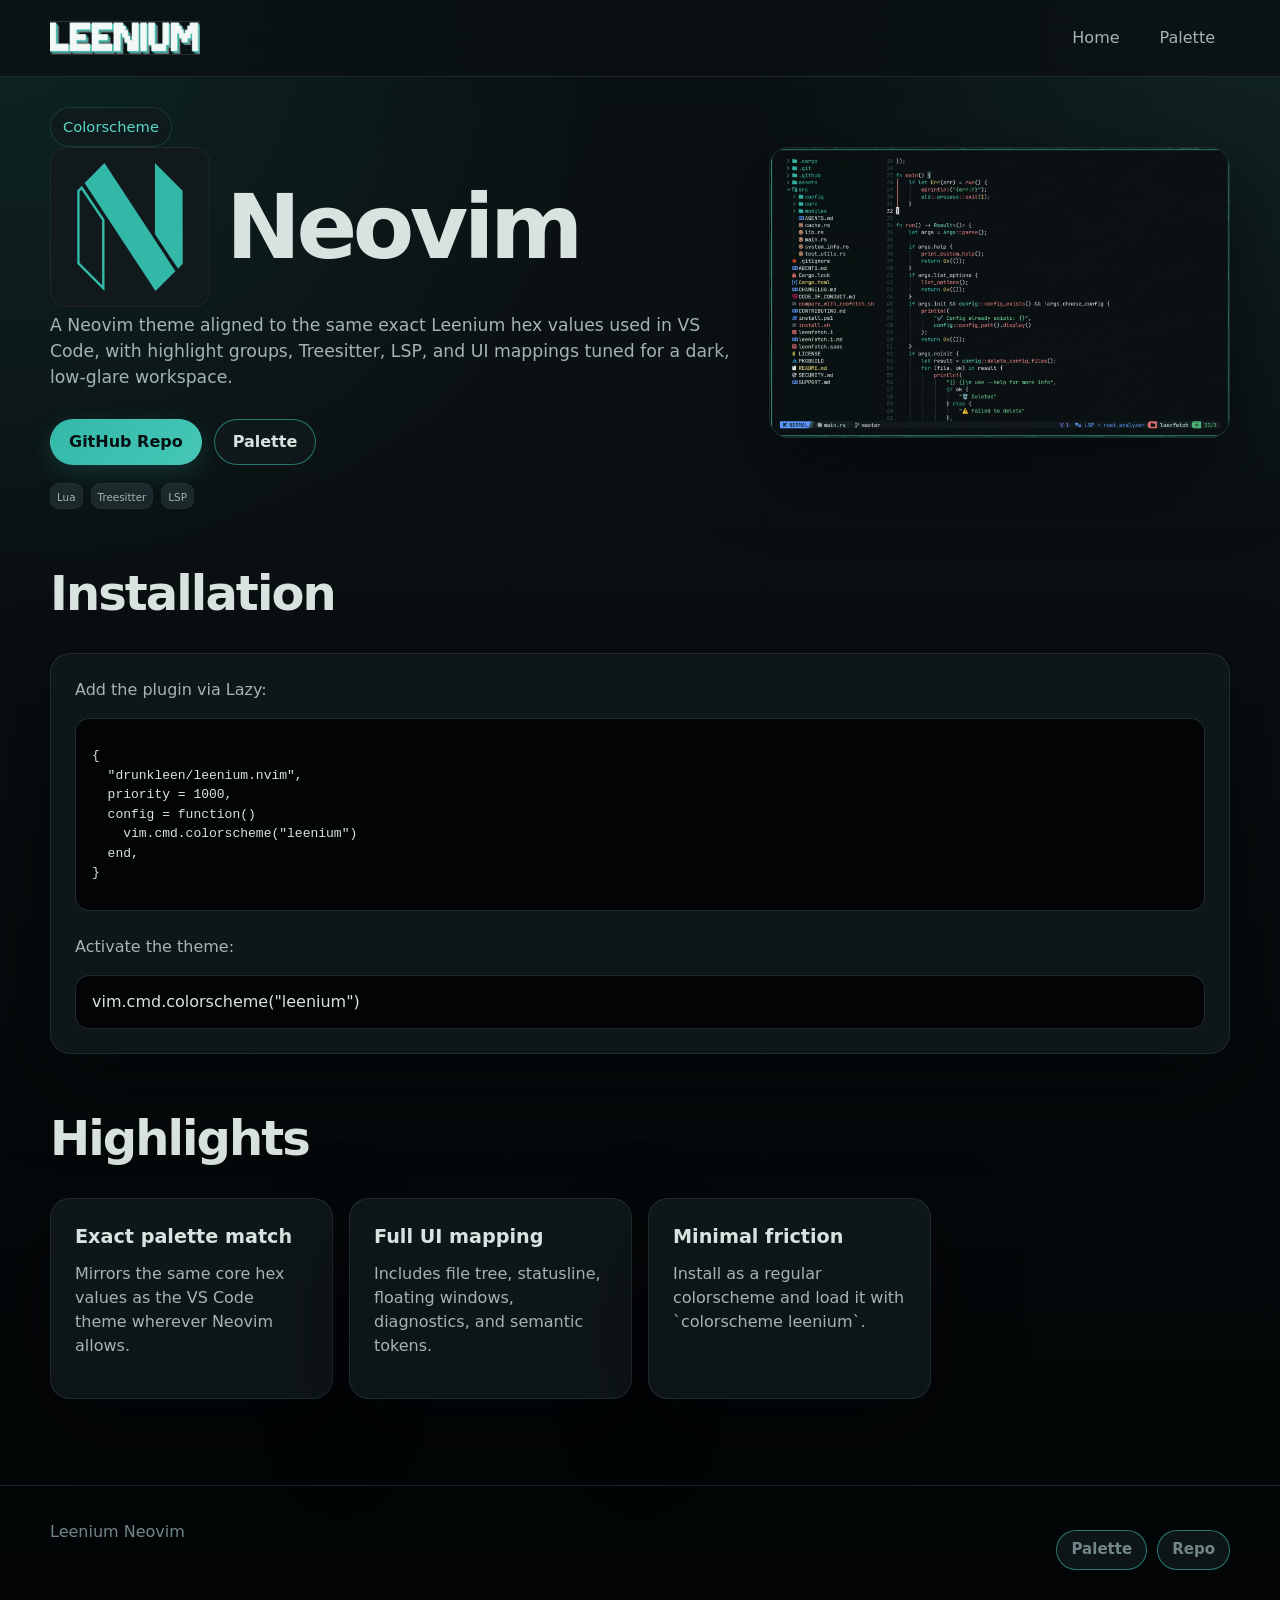
<file: products/nvim.html>
<!doctype html>
<html lang="en">
<head>
  <meta charset="utf-8" />
  <meta name="viewport" content="width=device-width, initial-scale=1" />
  <meta name="description" content="Leenium Neovim colorscheme and highlights." />
  <title>Leenium Neovim</title>
  <link rel="icon" type="image/png" href="../assets/favicon.png" />
  <link rel="stylesheet" href="../assets/style.css" />
  <script defer src="../assets/loader.js"></script>
</head>
<body>
  <header class="topbar">
    <div class="topbar-inner">
      <a class="brand" href="./">
          <img class="brand-logo" src="../assets/LEENIUM.png" alt="" aria-hidden="true" />
          <!-- <span>Leenium</span> -->
      </a>
      <nav class="nav" aria-label="Primary">
        <a href="../">Home</a>
        <a href="../palette.html">Palette</a>
      </nav>
    </div>
  </header>

  <main class="page product-shell">
    <section class="product-hero">
      <span class="eyebrow">Colorscheme</span>
      <div class="product-grid">
        <div>
          <div class="product-heading">
            <span class="product-mark product-mark-large" aria-hidden="true"><img src="../assets/logos/nvim.svg" alt="" /></span>
            <div><h1>Neovim</h1></div>
          </div>
          <p class="lede">A Neovim theme aligned to the same exact Leenium hex values used in VS Code, with highlight groups, Treesitter, LSP, and UI mappings tuned for a dark, low-glare workspace.</p>
          <div class="actions">
            <a class="button" href="https://github.com/drunkleen/leenium.nvim" target="_blank" rel="noreferrer">GitHub Repo</a>
            <a class="button-secondary" href="../palette.html">Palette</a>
          </div>
          <div class="tag-row" style="margin-top: 18px;">
            <span class="tag">Lua</span>
            <span class="tag">Treesitter</span>
            <span class="tag">LSP</span>
          </div>
        </div>
        <aside class="preview-card">
          <img src="../assets/previews/nvim-preview.jpg" alt="Leenium Neovim preview" loading="lazy" />
        </aside>
      </div>
    </section>

    <section class="section">
      <div class="section-title"><div><h2>Installation</h2></div></div>
      <div class="detail-card">
        <p>Add the plugin via Lazy:</p>
        <div class="code">
          <pre>{
  "drunkleen/leenium.nvim",
  priority = 1000,
  config = function()
    vim.cmd.colorscheme("leenium")
  end,
}</pre>
        </div>
        <br/>
        <p>Activate the theme:</p>
        <div class="code">vim.cmd.colorscheme("leenium")</div>
      </div>
    </section>

    <section class="section">
      <div class="section-title"><div><h2>Highlights</h2></div></div>
      <div class="product-grid-cards grid-3">
        <article class="detail-card"><h3>Exact palette match</h3><p>Mirrors the same core hex values as the VS Code theme wherever Neovim allows.</p></article>
        <article class="detail-card"><h3>Full UI mapping</h3><p>Includes file tree, statusline, floating windows, diagnostics, and semantic tokens.</p></article>
        <article class="detail-card"><h3>Minimal friction</h3><p>Install as a regular colorscheme and load it with `colorscheme leenium`.</p></article>
      </div>
    </section>

  </main>

  <footer class="footer"><div class="page footer-inner"><span>Leenium Neovim</span><span class="link-row"><a class="button-secondary button-mini" href="../palette.html">Palette</a><a class="button-secondary button-mini" href="https://github.com/drunkleen/leenium.nvim" target="_blank" rel="noreferrer">Repo</a></span></div></footer>
</body>
</html>
</file>
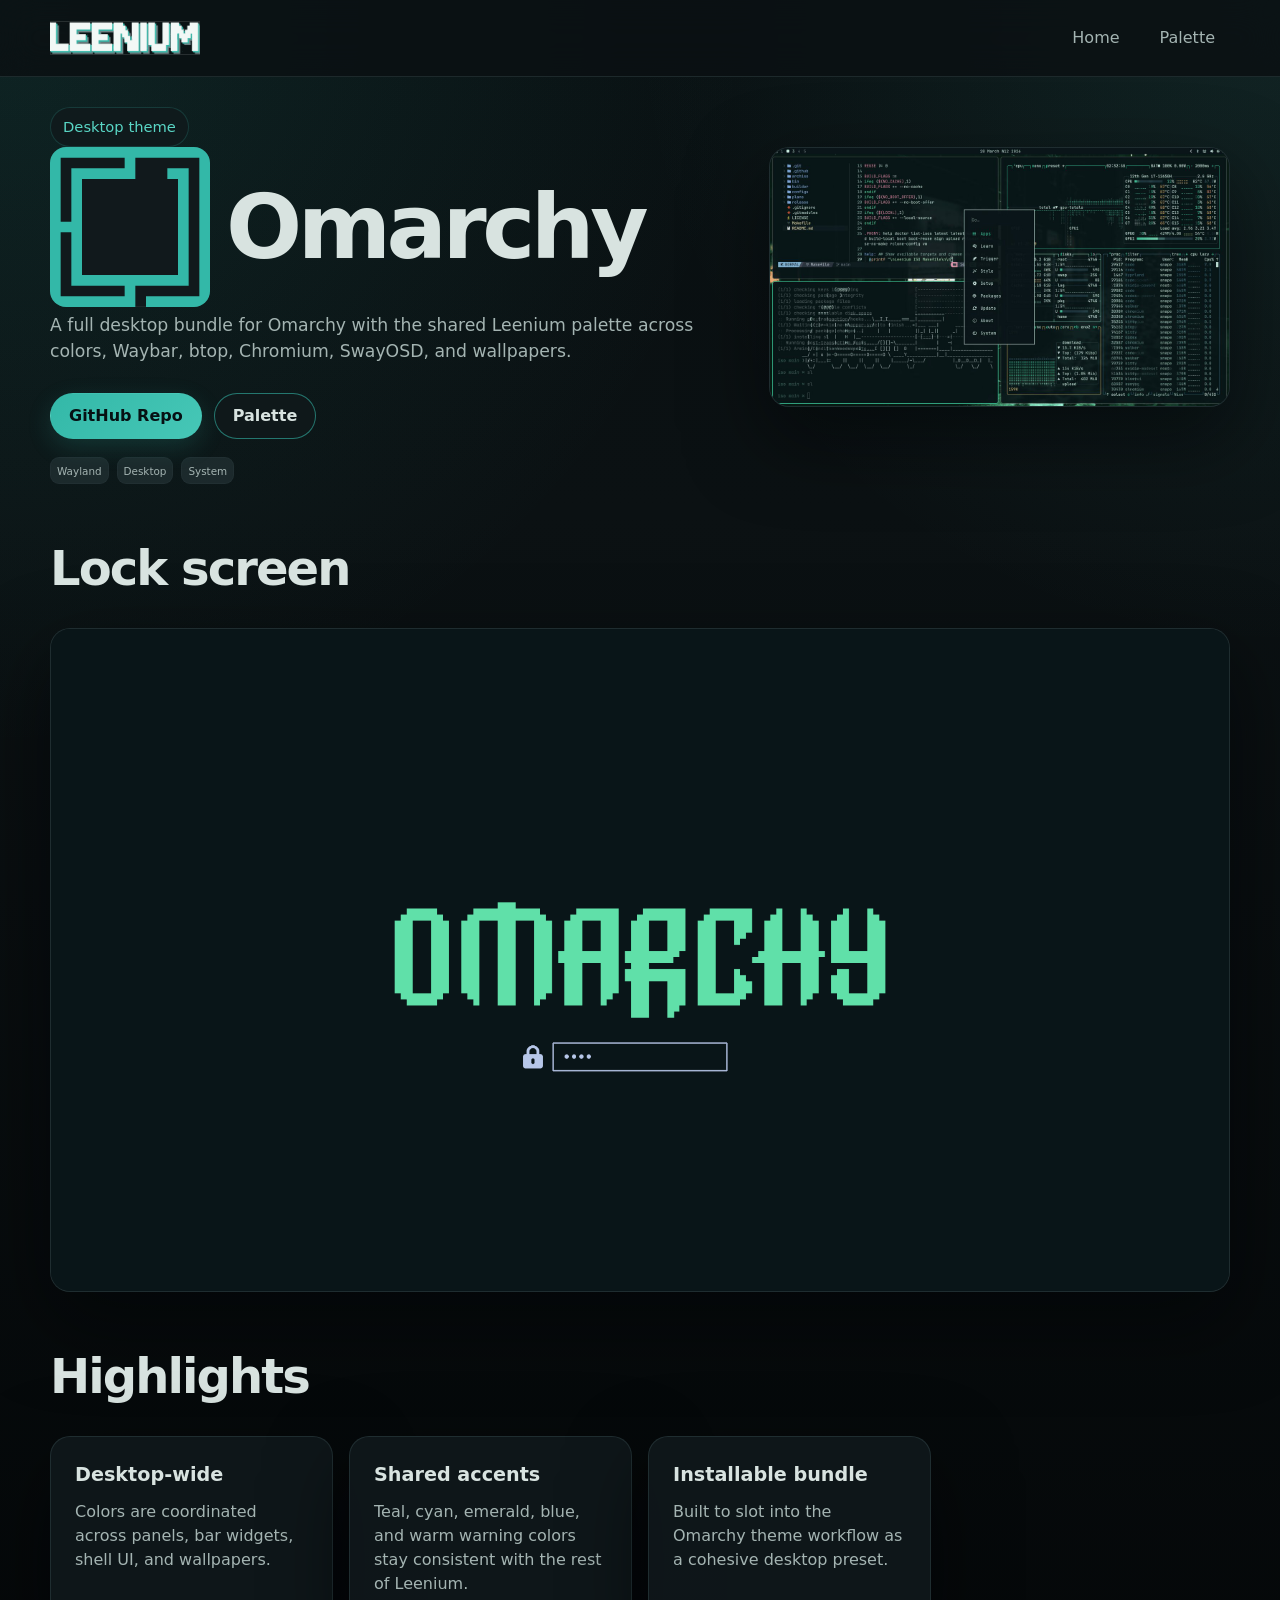
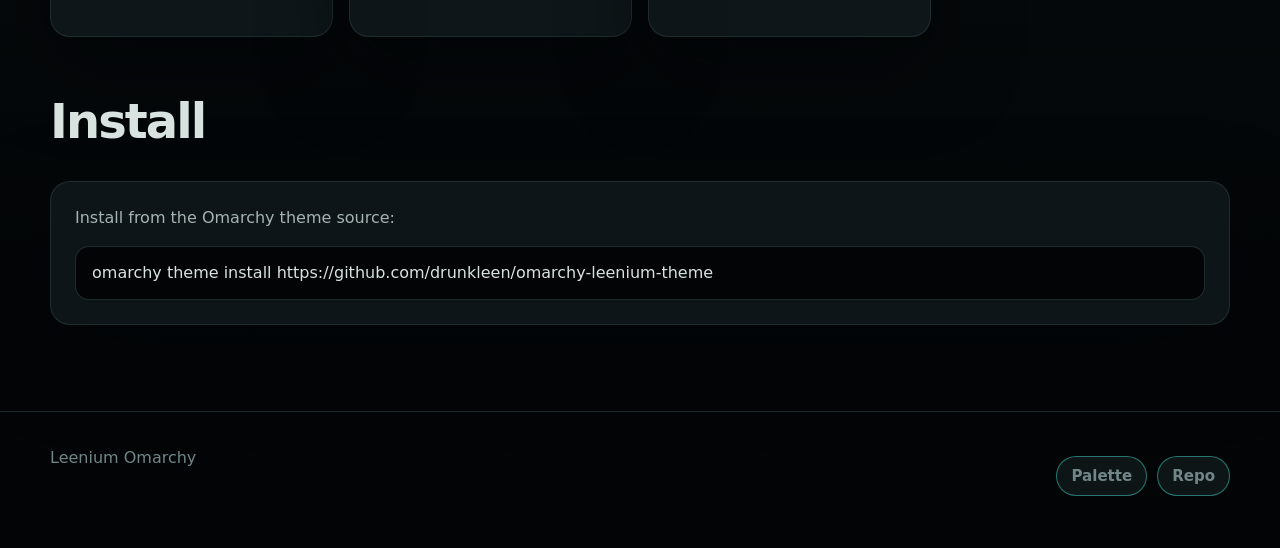
<file: products/omarchy.html>
<!doctype html>
<html lang="en">
<head>
  <meta charset="utf-8" />
  <meta name="viewport" content="width=device-width, initial-scale=1" />
  <meta name="description" content="Leenium Omarchy desktop theme bundle." />
  <title>Leenium Omarchy</title>
  <link rel="icon" type="image/png" href="../assets/favicon.png" />
  <link rel="stylesheet" href="../assets/style.css" />
  <script defer src="../assets/loader.js"></script>
</head>
<body>
  <header class="topbar">
    <div class="topbar-inner">
      <a class="brand" href="./">
          <img class="brand-logo" src="../assets/LEENIUM.png" alt="" aria-hidden="true" />
          <!-- <span>Leenium</span> -->
      </a>
      <nav class="nav" aria-label="Primary">
        <a href="../">Home</a>
        <a href="../palette.html">Palette</a>
      </nav>
    </div>
  </header>

  <main class="page product-shell">
    <section class="product-hero">
      <span class="eyebrow">Desktop theme</span>
      <div class="product-grid">
        <div>
          <div class="product-heading">
            <span class="product-mark product-mark-large" aria-hidden="true"><img src="../assets/logos/omarchy.svg" alt="" /></span>
            <div><h1>Omarchy</h1></div>
          </div>
          <p class="lede">A full desktop bundle for Omarchy with the shared Leenium palette across colors, Waybar, btop, Chromium, SwayOSD, and wallpapers.</p>
          <div class="actions">
            <a class="button" href="https://github.com/drunkleen/omarchy-leenium-theme" target="_blank" rel="noreferrer">GitHub Repo</a>
            <a class="button-secondary" href="../palette.html">Palette</a>
          </div>
          <div class="tag-row" style="margin-top: 18px;">
            <span class="tag">Wayland</span>
            <span class="tag">Desktop</span>
            <span class="tag">System</span>
          </div>
        </div>
        <aside class="preview-card">
          <img src="../assets/previews/omarchy-preview.jpg" alt="Leenium Omarchy preview" loading="lazy" />
        </aside>
      </div>
    </section>

    <section class="section">
      <div class="section-title"><div><h2>Lock screen</h2></div></div>
      <div class="preview-card">
        <img src="../assets/previews/omarchy-lockscreen.png" alt="Leenium Omarchy lock screen preview" loading="lazy" />
      </div>
    </section>

    <section class="section">
      <div class="section-title"><div><h2>Highlights</h2></div></div>
      <div class="product-grid-cards grid-3">
        <article class="detail-card"><h3>Desktop-wide</h3><p>Colors are coordinated across panels, bar widgets, shell UI, and wallpapers.</p></article>
        <article class="detail-card"><h3>Shared accents</h3><p>Teal, cyan, emerald, blue, and warm warning colors stay consistent with the rest of Leenium.</p></article>
        <article class="detail-card"><h3>Installable bundle</h3><p>Built to slot into the Omarchy theme workflow as a cohesive desktop preset.</p></article>
      </div>
    </section>

    <section class="section">
      <div class="section-title"><div><h2>Install</h2></div></div>
      <div class="detail-card">
        <p>Install from the Omarchy theme source:</p>
        <div class="code">omarchy theme install https://github.com/drunkleen/omarchy-leenium-theme</div>
      </div>
    </section>
  </main>

  <footer class="footer"><div class="page footer-inner"><span>Leenium Omarchy</span><span class="link-row"><a class="button-secondary button-mini" href="../palette.html">Palette</a><a class="button-secondary button-mini" href="https://github.com/drunkleen/omarchy-leenium-theme" target="_blank" rel="noreferrer">Repo</a></span></div></footer>
</body>
</html>
</file>
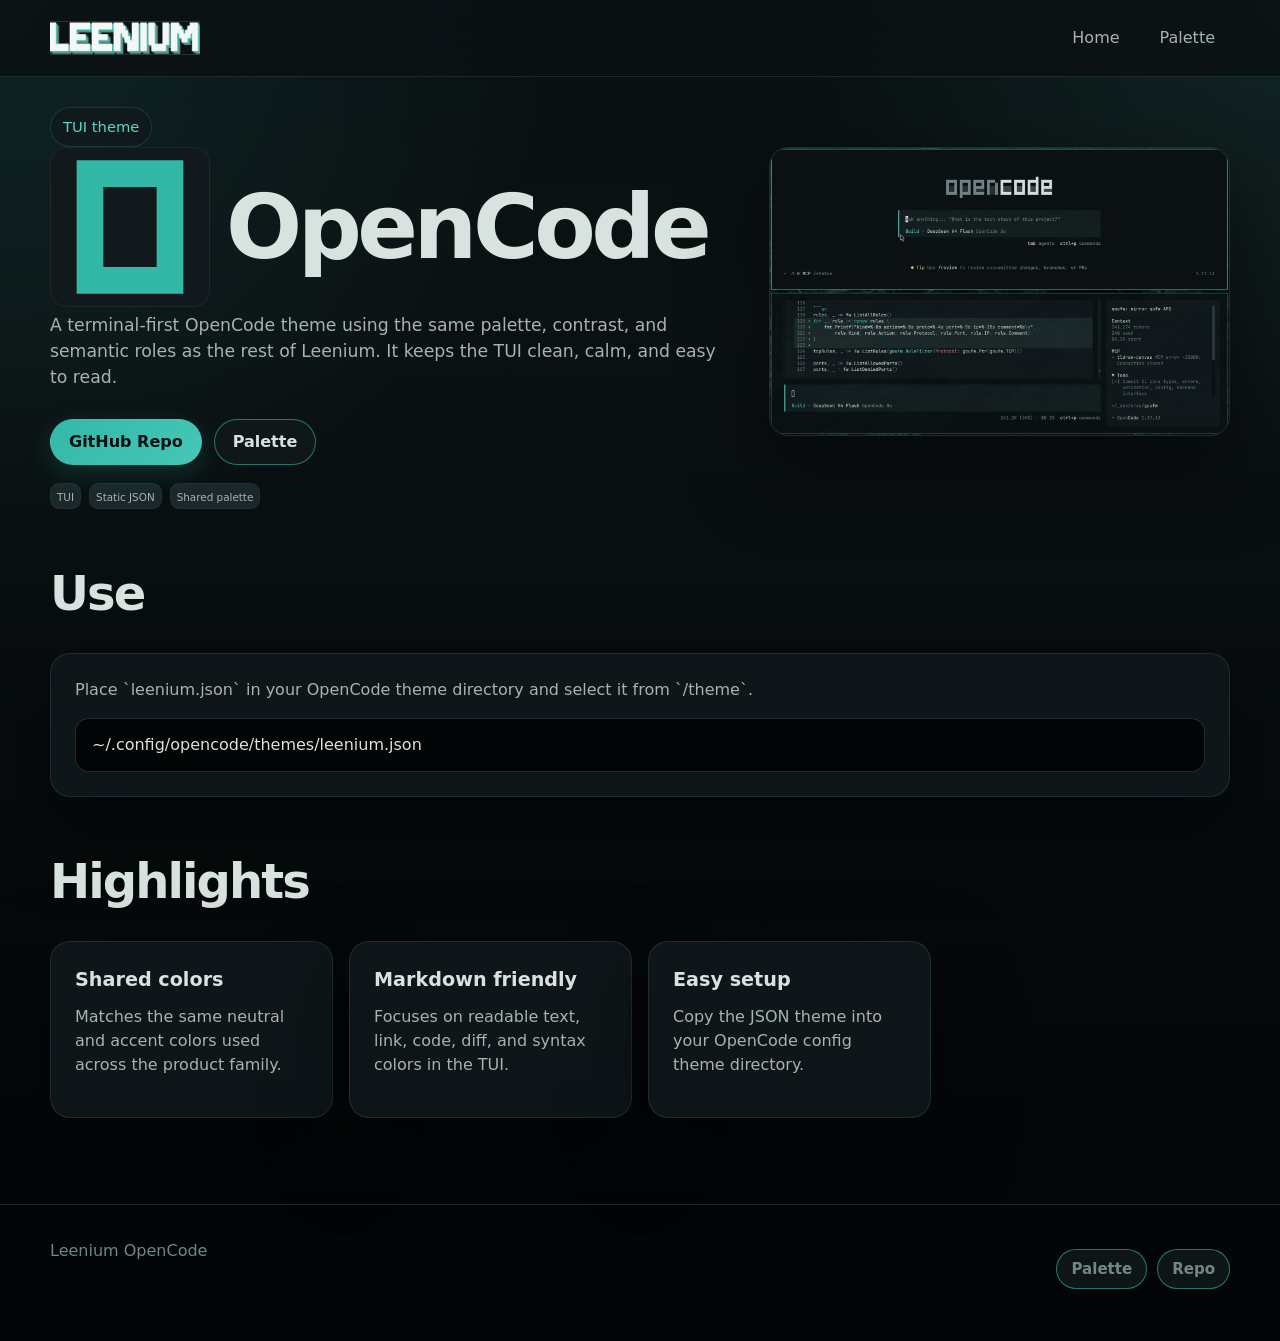
<file: products/opencode.html>
<!doctype html>
<html lang="en">
<head>
  <meta charset="utf-8" />
  <meta name="viewport" content="width=device-width, initial-scale=1" />
  <meta name="description" content="Leenium OpenCode TUI theme." />
  <title>Leenium OpenCode</title>
  <link rel="icon" type="image/png" href="../assets/favicon.png" />
  <link rel="stylesheet" href="../assets/style.css" />
  <script defer src="../assets/loader.js"></script>
</head>
<body>
  <header class="topbar">
    <div class="topbar-inner">
      <a class="brand" href="./">
          <img class="brand-logo" src="../assets/LEENIUM.png" alt="" aria-hidden="true" />
          <!-- <span>Leenium</span> -->
      </a>
      <nav class="nav" aria-label="Primary">
        <a href="../">Home</a>
        <a href="../palette.html">Palette</a>
      </nav>
    </div>
  </header>

  <main class="page product-shell">
    <section class="product-hero">
      <span class="eyebrow">TUI theme</span>
      <div class="product-grid">
        <div>
          <div class="product-heading">
            <span class="product-mark product-mark-large" aria-hidden="true"><img src="../assets/logos/opencode.svg" alt="" /></span>
            <div><h1>OpenCode</h1></div>
          </div>
          <p class="lede">A terminal-first OpenCode theme using the same palette, contrast, and semantic roles as the rest of Leenium. It keeps the TUI clean, calm, and easy to read.</p>
          <div class="actions">
            <a class="button" href="https://github.com/drunkleen/leenium.opencode" target="_blank" rel="noreferrer">GitHub Repo</a>
            <a class="button-secondary" href="../palette.html">Palette</a>
          </div>
          <div class="tag-row" style="margin-top: 18px;">
            <span class="tag">TUI</span>
            <span class="tag">Static JSON</span>
            <span class="tag">Shared palette</span>
          </div>
        </div>
        <aside class="preview-card">
          <img src="../assets/previews/opencode-preview.jpg" alt="Leenium OpenCode preview" loading="lazy" />
        </aside>
      </div>
    </section>

    <section class="section">
      <div class="section-title"><div><h2>Use</h2></div></div>
      <div class="detail-card">
        <p>Place `leenium.json` in your OpenCode theme directory and select it from `/theme`.</p>
        <div class="code">~/.config/opencode/themes/leenium.json</div>
      </div>
    </section>

    <section class="section">
      <div class="section-title"><div><h2>Highlights</h2></div></div>
      <div class="product-grid-cards grid-3">
        <article class="detail-card"><h3>Shared colors</h3><p>Matches the same neutral and accent colors used across the product family.</p></article>
        <article class="detail-card"><h3>Markdown friendly</h3><p>Focuses on readable text, link, code, diff, and syntax colors in the TUI.</p></article>
        <article class="detail-card"><h3>Easy setup</h3><p>Copy the JSON theme into your OpenCode config theme directory.</p></article>
      </div>
    </section>
  </main>

  <footer class="footer"><div class="page footer-inner"><span>Leenium OpenCode</span><span class="link-row"><a class="button-secondary button-mini" href="../palette.html">Palette</a><a class="button-secondary button-mini" href="https://github.com/drunkleen/leenium.opencode" target="_blank" rel="noreferrer">Repo</a></span></div></footer>
</body>
</html>
</file>
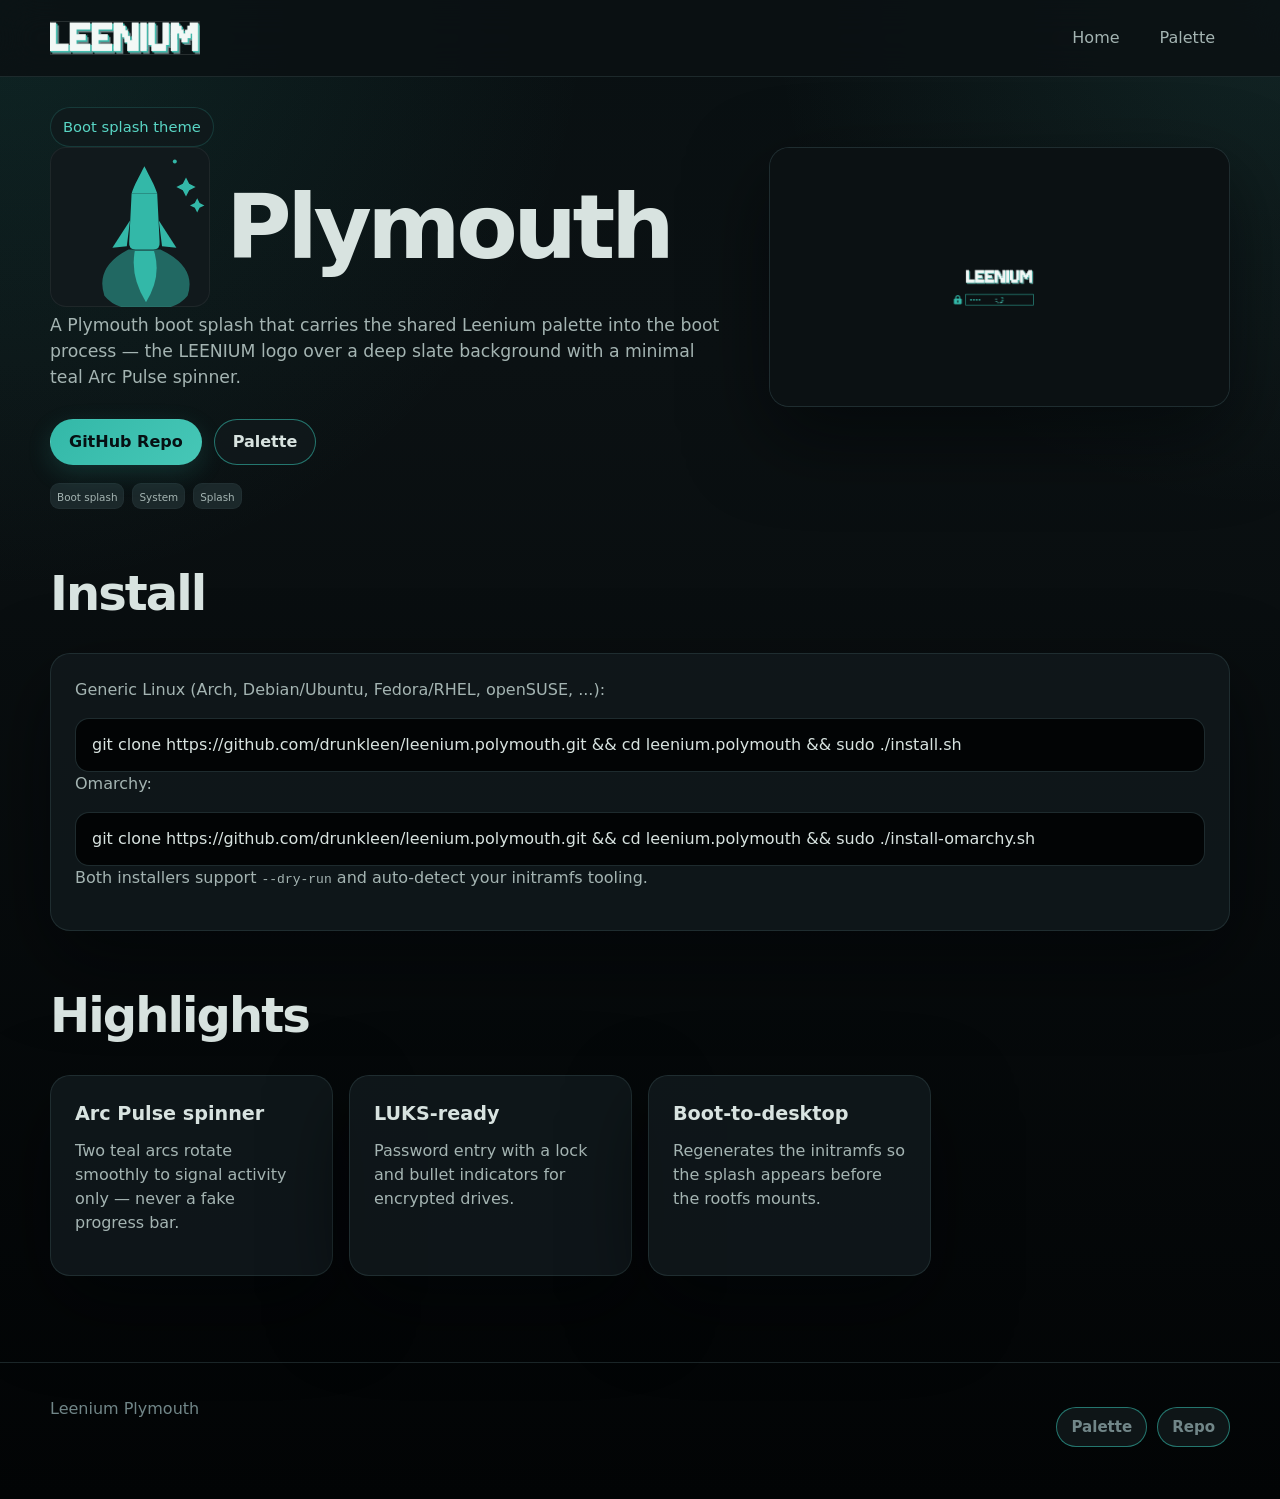
<file: products/polymouth.html>
<!doctype html>
<html lang="en">
<head>
  <meta charset="utf-8" />
  <meta name="viewport" content="width=device-width, initial-scale=1" />
  <meta name="description" content="Leenium Plymouth boot splash theme." />
  <title>Leenium Plymouth</title>
  <link rel="icon" type="image/png" href="../assets/favicon.png" />
  <link rel="stylesheet" href="../assets/style.css" />
  <script defer src="../assets/loader.js"></script>
</head>
<body>
  <header class="topbar">
    <div class="topbar-inner">
      <a class="brand" href="./">
          <img class="brand-logo" src="../assets/LEENIUM.png" alt="" aria-hidden="true" />
          <!-- <span>Leenium</span> -->
      </a>
      <nav class="nav" aria-label="Primary">
        <a href="../">Home</a>
        <a href="../palette.html">Palette</a>
      </nav>
    </div>
  </header>

  <main class="page product-shell">
    <section class="product-hero">
      <span class="eyebrow">Boot splash theme</span>
      <div class="product-grid">
        <div>
          <div class="product-heading">
            <span class="product-mark product-mark-large" aria-hidden="true"><img src="../assets/logos/polymouth.svg" alt="" /></span>
            <div><h1>Plymouth</h1></div>
          </div>
          <p class="lede">A Plymouth boot splash that carries the shared Leenium palette into the boot process — the LEENIUM logo over a deep slate background with a minimal teal Arc Pulse spinner.</p>
          <div class="actions">
            <a class="button" href="https://github.com/drunkleen/leenium.polymouth" target="_blank" rel="noreferrer">GitHub Repo</a>
            <a class="button-secondary" href="../palette.html">Palette</a>
          </div>
          <div class="tag-row" style="margin-top: 18px;">
            <span class="tag">Boot splash</span>
            <span class="tag">System</span>
            <span class="tag">Splash</span>
          </div>
        </div>
        <aside class="preview-card">
          <img src="../assets/previews/polymouth-preview.png" alt="Leenium Plymouth preview" loading="lazy" />
        </aside>
      </div>
    </section>

    <section class="section">
      <div class="section-title"><div><h2>Install</h2></div></div>
      <div class="detail-card">
        <p>Generic Linux (Arch, Debian/Ubuntu, Fedora/RHEL, openSUSE, ...):</p>
        <div class="code">git clone https://github.com/drunkleen/leenium.polymouth.git && cd leenium.polymouth && sudo ./install.sh</div>
        <p>Omarchy:</p>
        <div class="code">git clone https://github.com/drunkleen/leenium.polymouth.git && cd leenium.polymouth && sudo ./install-omarchy.sh</div>
        <p>Both installers support <code>--dry-run</code> and auto-detect your initramfs tooling.</p>
      </div>
    </section>

    <section class="section">
      <div class="section-title"><div><h2>Highlights</h2></div></div>
      <div class="product-grid-cards grid-3">
        <article class="detail-card"><h3>Arc Pulse spinner</h3><p>Two teal arcs rotate smoothly to signal activity only — never a fake progress bar.</p></article>
        <article class="detail-card"><h3>LUKS-ready</h3><p>Password entry with a lock and bullet indicators for encrypted drives.</p></article>
        <article class="detail-card"><h3>Boot-to-desktop</h3><p>Regenerates the initramfs so the splash appears before the rootfs mounts.</p></article>
      </div>
    </section>
  </main>

  <footer class="footer"><div class="page footer-inner"><span>Leenium Plymouth</span><span class="link-row"><a class="button-secondary button-mini" href="../palette.html">Palette</a><a class="button-secondary button-mini" href="https://github.com/drunkleen/leenium.polymouth" target="_blank" rel="noreferrer">Repo</a></span></div></footer>
</body>
</html>
</file>
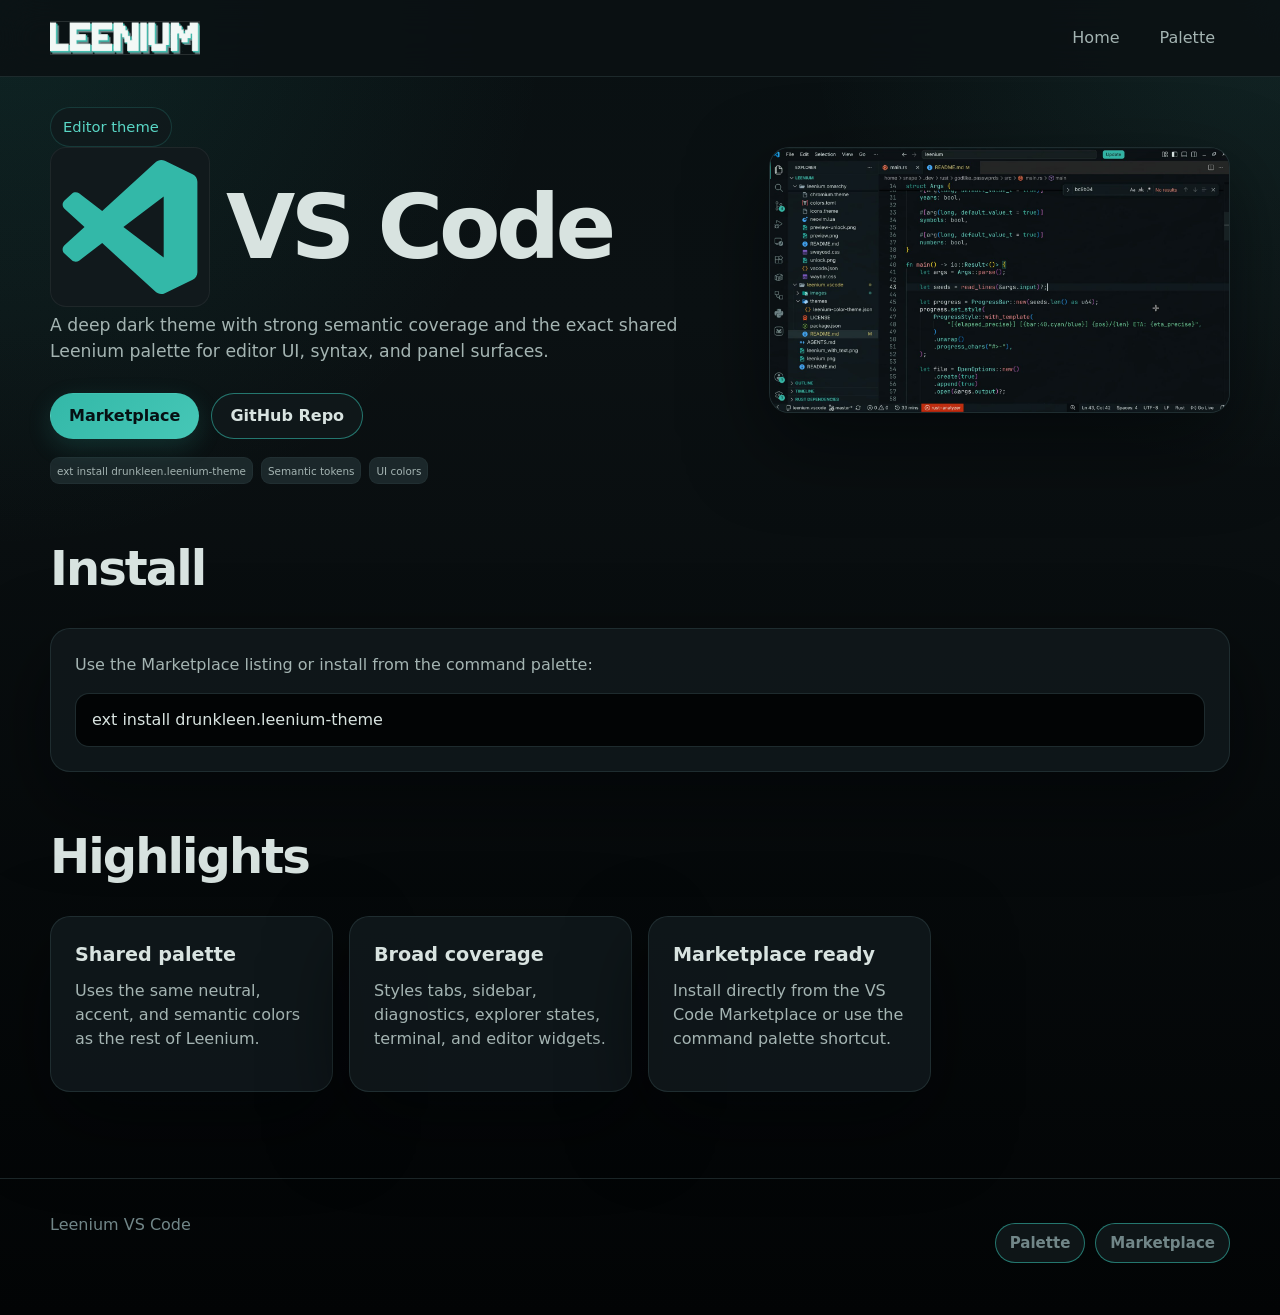
<file: products/vscode.html>
<!doctype html>
<html lang="en">
<head>
  <meta charset="utf-8" />
  <meta name="viewport" content="width=device-width, initial-scale=1" />
  <meta name="description" content="Leenium VS Code theme and editor UI palette." />
  <title>Leenium VS Code</title>
  <link rel="icon" type="image/png" href="../assets/favicon.png" />
  <link rel="stylesheet" href="../assets/style.css" />
  <script defer src="../assets/loader.js"></script>
</head>
<body>
  <header class="topbar">
    <div class="topbar-inner">
      <a class="brand" href="./">
          <img class="brand-logo" src="../assets/LEENIUM.png" alt="" aria-hidden="true" />
          <!-- <span>Leenium</span> -->
      </a>
      <nav class="nav" aria-label="Primary">
        <a href="../">Home</a>
        <a href="../palette.html">Palette</a>
      </nav>
    </div>
  </header>

  <main class="page product-shell">
    <section class="product-hero">
      <span class="eyebrow">Editor theme</span>
      <div class="product-grid">
        <div>
          <div class="product-heading">
            <span class="product-mark product-mark-large" aria-hidden="true"><img src="../assets/logos/vscode.svg" alt="" /></span>
            <div><h1>VS Code</h1></div>
          </div>
          <p class="lede">A deep dark theme with strong semantic coverage and the exact shared Leenium palette for editor UI, syntax, and panel surfaces.</p>
          <div class="actions">
            <a class="button" href="https://marketplace.visualstudio.com/items?itemName=drunkleen.leenium-theme" target="_blank" rel="noreferrer">Marketplace</a>
            <a class="button-secondary" href="https://github.com/drunkleen/leenium.vscode" target="_blank" rel="noreferrer">GitHub Repo</a>
          </div>
          <div class="tag-row" style="margin-top: 18px;">
            <span class="tag">ext install drunkleen.leenium-theme</span>
            <span class="tag">Semantic tokens</span>
            <span class="tag">UI colors</span>
          </div>
        </div>
        <aside class="preview-card">
          <img src="../assets/previews/vscode-preview.jpg" alt="Leenium VS Code preview" loading="lazy" />
        </aside>
      </div>
    </section>

    <section class="section">
      <div class="section-title"><div><h2>Install</h2></div></div>
      <div class="detail-card">
        <p>Use the Marketplace listing or install from the command palette:</p>
        <div class="code">ext install drunkleen.leenium-theme</div>
      </div>
    </section>

    <section class="section">
      <div class="section-title"><div><h2>Highlights</h2></div></div>
      <div class="product-grid-cards grid-3">
        <article class="detail-card"><h3>Shared palette</h3><p>Uses the same neutral, accent, and semantic colors as the rest of Leenium.</p></article>
        <article class="detail-card"><h3>Broad coverage</h3><p>Styles tabs, sidebar, diagnostics, explorer states, terminal, and editor widgets.</p></article>
        <article class="detail-card"><h3>Marketplace ready</h3><p>Install directly from the VS Code Marketplace or use the command palette shortcut.</p></article>
      </div>
    </section>
  </main>

  <footer class="footer"><div class="page footer-inner"><span>Leenium VS Code</span><span class="link-row"><a class="button-secondary button-mini" href="../palette.html">Palette</a><a class="button-secondary button-mini" href="https://marketplace.visualstudio.com/items?itemName=drunkleen.leenium-theme" target="_blank" rel="noreferrer">Marketplace</a></span></div></footer>
</body>
</html>
</file>
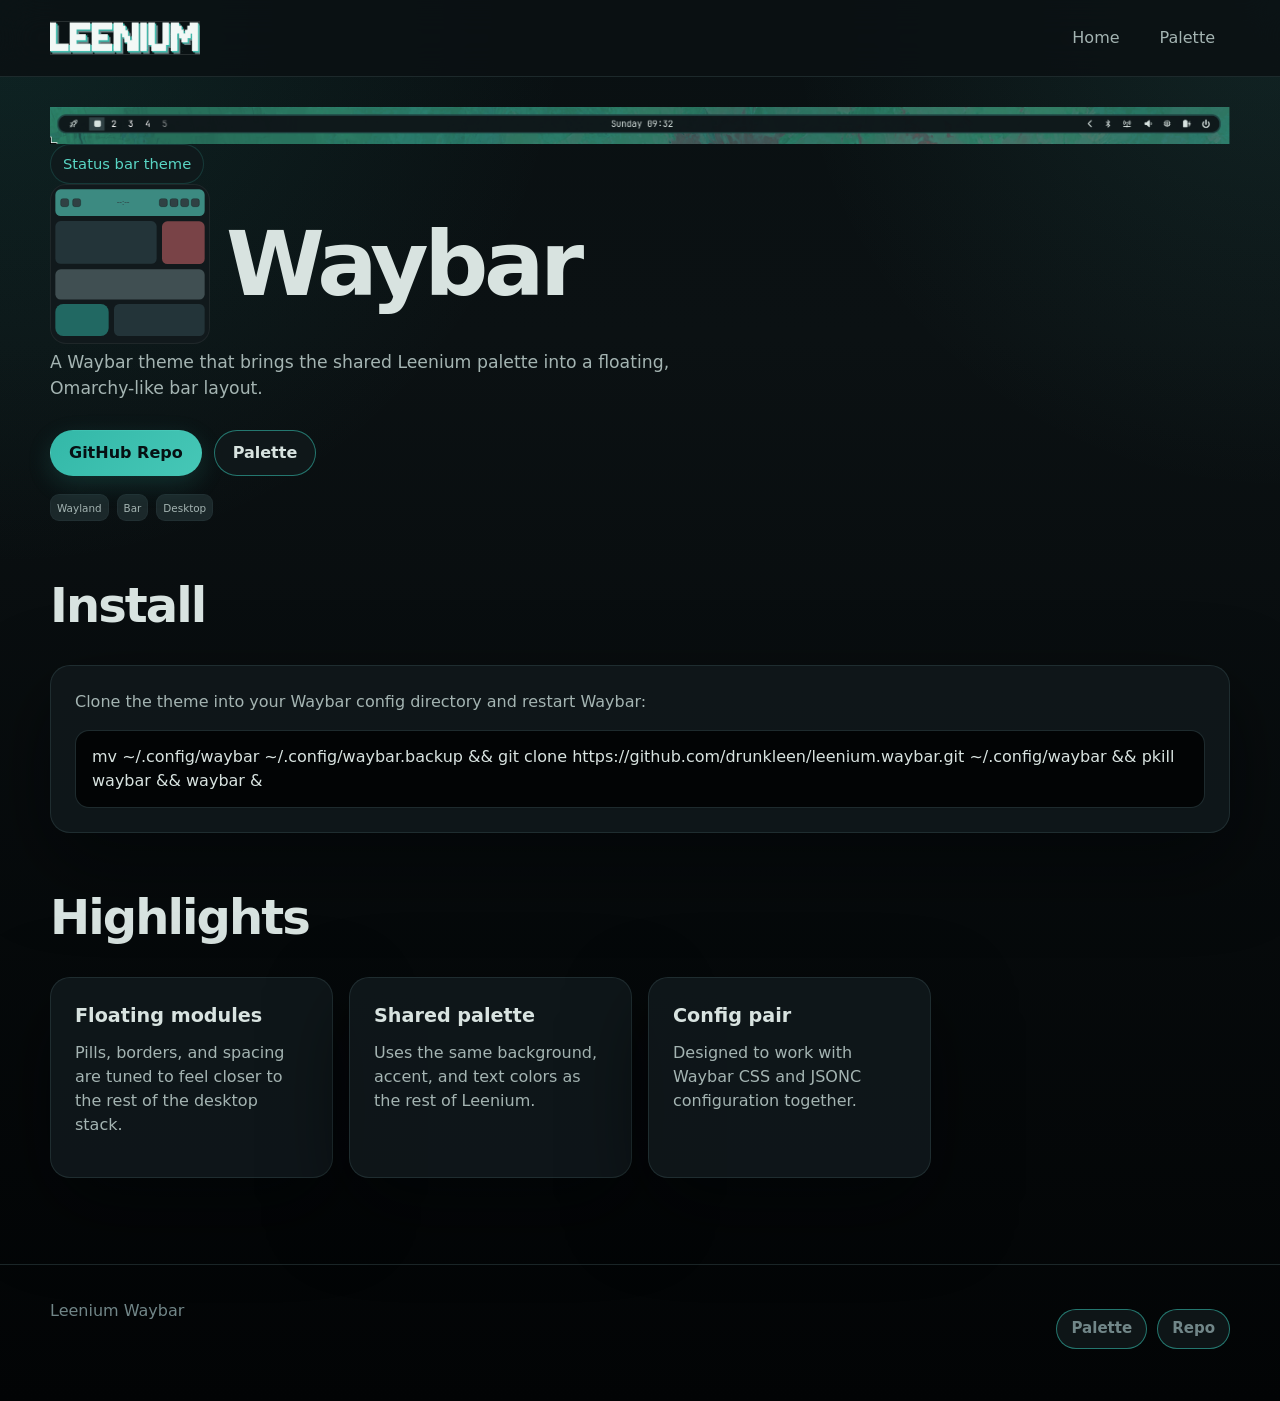
<file: products/waybar.html>
<!doctype html>
<html lang="en">
<head>
  <meta charset="utf-8" />
  <meta name="viewport" content="width=device-width, initial-scale=1" />
  <meta name="description" content="Leenium Waybar theme." />
  <title>Leenium Waybar</title>
  <link rel="icon" type="image/png" href="../assets/favicon.png" />
  <link rel="stylesheet" href="../assets/style.css" />
  <script defer src="../assets/loader.js"></script>
</head>
<body>
  <header class="topbar">
    <div class="topbar-inner">
      <a class="brand" href="./">
          <img class="brand-logo" src="../assets/LEENIUM.png" alt="" aria-hidden="true" />
          <!-- <span>Leenium</span> -->
      </a>
      <nav class="nav" aria-label="Primary">
        <a href="../">Home</a>
        <a href="../palette.html">Palette</a>
      </nav>
    </div>
  </header>

  <main class="page product-shell">
    <section class="product-hero">
      <div class="waybar-preview-shell">
        <img src="../assets/previews/waybar-preview.png" alt="Leenium Waybar preview" loading="lazy" />
      </div>
      <span class="eyebrow">Status bar theme</span>
      <div class="product-grid">
        <div>
          <div class="product-heading">
            <span class="product-mark product-mark-large" aria-hidden="true"><img src="../assets/logos/waybar.svg" alt="" /></span>
            <div><h1>Waybar</h1></div>
          </div>
          <p class="lede">A Waybar theme that brings the shared Leenium palette into a floating, Omarchy-like bar layout.</p>
          <div class="actions">
            <a class="button" href="https://github.com/drunkleen/leenium.waybar" target="_blank" rel="noreferrer">GitHub Repo</a>
            <a class="button-secondary" href="../palette.html">Palette</a>
          </div>
          <div class="tag-row" style="margin-top: 18px;">
            <span class="tag">Wayland</span>
            <span class="tag">Bar</span>
            <span class="tag">Desktop</span>
          </div>
        </div>
      </div>
    </section>

    <section class="section">
      <div class="section-title"><div><h2>Install</h2></div></div>
      <div class="detail-card">
        <p>Clone the theme into your Waybar config directory and restart Waybar:</p>
        <div class="code">mv ~/.config/waybar ~/.config/waybar.backup &&
git clone https://github.com/drunkleen/leenium.waybar.git ~/.config/waybar && pkill waybar && waybar &</div>
      </div>
    </section>

    <section class="section">
      <div class="section-title"><div><h2>Highlights</h2></div></div>
      <div class="product-grid-cards grid-3">
        <article class="detail-card"><h3>Floating modules</h3><p>Pills, borders, and spacing are tuned to feel closer to the rest of the desktop stack.</p></article>
        <article class="detail-card"><h3>Shared palette</h3><p>Uses the same background, accent, and text colors as the rest of Leenium.</p></article>
        <article class="detail-card"><h3>Config pair</h3><p>Designed to work with Waybar CSS and JSONC configuration together.</p></article>
      </div>
    </section>
  </main>

  <footer class="footer"><div class="page footer-inner"><span>Leenium Waybar</span><span class="link-row"><a class="button-secondary button-mini" href="../palette.html">Palette</a><a class="button-secondary button-mini" href="https://github.com/drunkleen/leenium.waybar" target="_blank" rel="noreferrer">Repo</a></span></div></footer>
</body>
</html>
</file>
<file: assets/style.css>
:root {
  --bg: #0b1113;
  --bg-elevated: #11191c;
  --bg-popup: #182326;
  --bg-hover: #223033;
  --bg-active: #304144;
  --bg-selection: #365156;
  --fg: #d8e3e0;
  --fg-soft: #a4b4b2;
  --fg-muted: #718688;
  --accent: #33b8a8;
  --cyan: #59d6c5;
  --emerald: #4dba7a;
  --blue: #5e9bff;
  --yellow: #d9c76b;
  --orange: #f4a259;
  --red: #e16f73;
  --shadow: 0 30px 80px rgba(2, 4, 5, 0.55);
  --radius-xl: 28px;
  --radius-lg: 20px;
  --radius-md: 16px;
  --radius-sm: 12px;
  --page-width: 1180px;
}

* {
  box-sizing: border-box;
}

html {
  scroll-behavior: smooth;
}

body {
  margin: 0;
  font-family: Inter, ui-sans-serif, system-ui, -apple-system, BlinkMacSystemFont, "Segoe UI", sans-serif;
  background:
    radial-gradient(circle at top left, rgba(51, 184, 168, 0.12), transparent 30%),
    radial-gradient(circle at top right, rgba(89, 214, 197, 0.10), transparent 26%),
    linear-gradient(180deg, #091012 0%, #0b1113 24%, #020405 100%);
  color: var(--fg);
  line-height: 1.5;
}

body.has-nav-open {
  overflow: hidden;
}

a {
  color: inherit;
  text-decoration: none;
}

a:hover {
  color: var(--cyan);
}

img {
  display: block;
  max-width: 100%;
}

.page-loader {
  position: fixed;
  inset: 0;
  z-index: 999;
  display: grid;
  place-items: center;
  background: rgba(2, 4, 5, 0.72);
  backdrop-filter: blur(18px);
  opacity: 1;
  transition: opacity 180ms ease, visibility 180ms ease;
}

.page-loader.is-hidden {
  opacity: 0;
  visibility: hidden;
  pointer-events: none;
}

.page-loader-card {
  display: grid;
  justify-items: center;
  gap: 14px;
  padding: 26px 30px;
  border-radius: 24px;
  background: rgba(17, 25, 28, 0.94);
  border: 1px solid rgba(34, 48, 51, 0.92);
  box-shadow: var(--shadow);
}

.page-loader-mark {
  width: 58px;
  height: 58px;
  border-radius: 18px;
  border: 2px solid rgba(89, 214, 197, 0.16);
  border-top-color: var(--cyan);
  border-right-color: var(--accent);
  animation: loader-spin 0.9s linear infinite;
}

.page-loader-title {
  font-weight: 700;
  letter-spacing: 0.02em;
}

.page-loader-subtitle {
  color: var(--fg-muted);
  font-size: 0.94rem;
}

@keyframes loader-spin {
  to { transform: rotate(360deg); }
}

@media (prefers-reduced-motion: reduce) {
  html {
    scroll-behavior: auto;
  }

  .page-loader,
  .page-loader-mark,
  .button,
  .button-secondary,
  .button-inline,
  .nav,
  .nav a,
  .nav-toggle,
  .nav-backdrop,
  .nav-toggle-bars span {
    transition: none;
    animation: none;
  }

  .button:hover,
  .button-secondary:hover,
  .button-inline:hover,
  .nav a:hover,
  .nav-toggle:hover {
    transform: none;
  }
}

.page {
  width: min(var(--page-width), calc(100% - 32px));
  margin: 0 auto;
}

.topbar {
  position: sticky;
  top: 0;
  z-index: 20;
  backdrop-filter: blur(18px);
  background: rgba(11, 17, 19, 0.86);
  border-bottom: 1px solid rgba(34, 48, 51, 0.8);
}

.topbar-inner {
  width: min(var(--page-width), calc(100% - 32px));
  margin: 0 auto;
  position: relative;
  z-index: 21;
  display: flex;
  flex-wrap: wrap;
  align-items: center;
  justify-content: space-between;
  gap: 18px;
  padding: 16px 0;
}

.brand {
  display: flex;
  align-items: center;
  gap: 12px;
  font-weight: 700;
  letter-spacing: 0.02em;
}

.brand-logo {
  width: 150px;
  height: 34px;
  border-radius: 0px;
  object-fit: cover;
  box-shadow: inset 0 0 0 1px rgba(242, 248, 246, 0.12);
}

.brand-mark {
  width: 34px;
  height: 34px;
  border-radius: 10px;
  background: linear-gradient(135deg, var(--accent), var(--cyan));
  box-shadow: inset 0 0 0 1px rgba(242, 248, 246, 0.12);
}

.nav {
  display: flex;
  flex-wrap: wrap;
  justify-content: flex-end;
  gap: 10px;
}

.nav-toggle {
  display: none;
  align-items: center;
  gap: 10px;
  min-height: 44px;
  padding: 0 14px;
  border-radius: 999px;
  border: 1px solid rgba(34, 48, 51, 0.95);
  background: rgba(17, 25, 28, 0.88);
  color: var(--fg);
  font: inherit;
  font-weight: 700;
  cursor: pointer;
}

.nav-toggle:hover {
  transform: translateY(-1px);

  background: rgba(24, 36, 39, 0.92);
  border-color: rgba(51, 184, 168, 0.65);

  box-shadow:
    0 8px 24px rgba(2, 4, 5, 0.28),
    0 0 18px rgba(51, 184, 168, 0.1);
}

.nav-toggle:active {
  transform: scale(0.96);
}

.nav-toggle-bars {
  width: 18px;
  display: grid;
  gap: 3px;
}

.nav-toggle-bars span {
  display: block;
  height: 2px;
  border-radius: 999px;
  background: currentColor;
  transition: transform 180ms ease, opacity 180ms ease;
}

.topbar.is-nav-open .nav-toggle-bars span:nth-child(1) {
  transform: translateY(5px) rotate(45deg);
}

.topbar.is-nav-open .nav-toggle-bars span:nth-child(2) {
  opacity: 0;
}

.topbar.is-nav-open .nav-toggle-bars span:nth-child(3) {
  transform: translateY(-5px) rotate(-45deg);
}

.nav-toggle:focus-visible {
  outline: 2px solid var(--cyan);
  outline-offset: 3px;
}

.nav-backdrop {
  position: fixed;
  inset: 0;
  z-index: 19;
  background: rgba(2, 4, 5, 0.58);
  backdrop-filter: blur(4px);
  opacity: 0;
  visibility: hidden;
  pointer-events: none;
  transition: opacity 220ms ease, visibility 220ms ease;
}

.nav-backdrop.is-visible {
  opacity: 1;
  visibility: visible;
  pointer-events: auto;
}

.nav a {
  padding: 9px 14px;
  border-radius: 999px;
  color: var(--fg-soft);
  border: 1px solid transparent;
}

.nav a[aria-current="page"],
.nav a.is-active {
  color: var(--fg);

  background:
    linear-gradient(
      90deg,
      rgba(51, 184, 168, 0.16),
      rgba(51, 184, 168, 0.05)
    );

  border-color: rgba(51, 184, 168, 0.26);
}

.nav a[aria-current="page"]::before,
.nav a.is-active::before {
  content: "";

  width: 4px;
  height: 18px;
  flex-shrink: 0;

  border-radius: 999px;

  background: linear-gradient(
    to bottom,
    var(--accent),
    var(--cyan)
  );

  box-shadow: 0 0 12px rgba(51, 184, 168, 0.45);
}

.topbar.is-nav-open .nav {
  max-height: min(72vh, 420px);

  overflow-y: auto;
  overscroll-behavior: contain;

  scrollbar-width: none;
}

.topbar.is-nav-open .nav::-webkit-scrollbar {
  display: none;
}

.hero,
.section,
.product-hero {
  padding: 30px 0;
}

.hero-grid,
.product-grid {
  display: grid;
  grid-template-columns: 1.2fr 0.8fr;
  gap: 28px;
  align-items: start;
}

.eyebrow {
  display: inline-flex;
  align-items: center;
  gap: 8px;
  padding: 8px 12px;
  border-radius: 999px;
  border: 1px solid rgba(51, 184, 168, 0.2);
  background: rgba(17, 25, 28, 0.8);
  color: var(--cyan);
  font-size: 0.92rem;
}

h1,
h2,
h3,
p {
  margin-top: 0;
}

h1 {
  font-size: clamp(3rem, 7vw, 5.8rem);
  line-height: 0.96;
  margin: 18px 0 18px;
  letter-spacing: -0.05em;
}

h2 {
  font-size: clamp(2rem, 4vw, 3rem);
  line-height: 1;
  letter-spacing: -0.04em;
  margin-bottom: 14px;
}

h3 {
  font-size: 1.2rem;
  margin-bottom: 10px;
}

.lede {
  max-width: 62ch;
  color: var(--fg-soft);
  font-size: 1.08rem;
}

.actions {
  display: flex;
  flex-wrap: wrap;
  gap: 12px;
  margin-top: 28px;
}

.button,
.button-secondary,
.button-inline {
  position: relative;
  overflow: hidden;

  display: inline-flex;
  align-items: center;
  justify-content: center;
  gap: 10px;

  min-height: 46px;
  padding: 0 18px;

  border-radius: 999px;
  border: 1px solid transparent;

  font-weight: 700;
  cursor: pointer;

  transition:
    transform .28s cubic-bezier(.22,1,.36,1),
    box-shadow .28s cubic-bezier(.22,1,.36,1),
    background-color .28s ease,
    border-color .28s ease,
    color .28s ease;
}

.button-mini {
  min-height: 40px;
  padding: 0 14px;
  font-size: 0.94rem;
}

.button {
  color: #061013;

  background: linear-gradient(
      135deg,
      var(--accent),
      var(--cyan)
  );

  background-size: 200% 200%;

  box-shadow:
      0 8px 24px rgba(51,184,168,.18);
}

.button-secondary,
.button-inline {
  background: rgba(17,25,28,.85);

  border-color: rgba(51,184,168,.6);

  box-shadow:
      inset 0 0 0 0 rgba(51,184,168,.15);
}

.button-secondary:hover,
.button-inline:hover {
  transform: translateY(-3px);

  background: rgba(51,184,168,.14);

  border-color: var(--accent);

  box-shadow:
      inset 0 0 20px rgba(51,184,168,.08),
      0 10px 30px rgba(51,184,168,.18);
}

.button:hover {
  transform: translateY(-3px) scale(1.02);

  background-position: 100% 0;

  box-shadow:
      0 16px 40px rgba(51,184,168,.28),
      0 0 24px rgba(51,184,168,.25);

  color: #061013;
}

.button-secondary:hover,
.button-inline:hover {
  color: var(--fg);
}

.button::before,
.button-secondary::before,
.button-inline::before {
    content: "";

    position: absolute;
    inset: 0;

    background: linear-gradient(
        120deg,
        transparent 20%,
        rgba(255,255,255,.35) 50%,
        transparent 80%
    );

    transform: translateX(-120%);
    transition: transform .7s ease;
}

.button:hover::before,
.button-secondary:hover::before,
.button-inline:hover::before {
    transform: translateX(120%);
}

.button:active,
.button-secondary:active,
.button-inline:active {
    transform: translateY(1px) scale(.98);
    transition-duration: .08s;
}

.panel {
  background: rgba(17, 25, 28, 0.88);
  border: 1px solid rgba(34, 48, 51, 0.95);
  border-radius: var(--radius-xl);
  box-shadow: var(--shadow);
}

.palette-panel {
  padding: 20px;
}

.palette-panel .section-title {
  margin-bottom: 18px;
}

.swatch-grid {
  display: grid;
  grid-template-columns: repeat(2, minmax(0, 1fr));
  gap: 12px;
}

.swatch {
  padding: 14px;
  border-radius: 18px;
  background: var(--bg-popup);
  border: 1px solid rgba(34, 48, 51, 0.9);
}

.swatch .sample {
  height: 50px;
  border-radius: 14px;
  border: 1px solid rgba(242, 248, 246, 0.08);
  margin-bottom: 10px;
}

.swatch strong,
.swatch span {
  display: block;
}

.swatch span {
  color: var(--fg-muted);
  font-size: 0.92rem;
}

.feature-grid,
.product-grid-cards,
.mini-grid {
  display: grid;
  gap: 16px;
}

.grid-3 {
  grid-template-columns: repeat(3, minmax(0, 1fr));
}

.swatch-grid-wide {
  grid-template-columns: repeat(4, minmax(0, 1fr));
}

.product-grid-cards {
  grid-template-columns: repeat(4, minmax(0, 1fr));
}

.product-card,
.detail-card,
.info-card,
.preview-card {
  background: rgba(17, 25, 28, 0.88);
  border: 1px solid rgba(34, 48, 51, 0.9);
  border-radius: var(--radius-lg);
  box-shadow: var(--shadow);
}

.product-card {
  padding: 18px;
  display: grid;
  gap: 12px;
}

.product-heading {
  display: flex;
  align-items: center;
  gap: 16px;
  margin-bottom: 6px;
}

.product-mark-large {
  width: 200px;
  height: 200px;
  border-radius: 18px;
  flex: 0 0 auto;
}

.product-mark {
  width: 160px;
  height: 160px;
  border-radius: 16px;
  display: grid;
  place-items: center;
  background: var(--bg-elevated);
  box-shadow: inset 0 0 0 1px rgba(242, 248, 246, 0.06);
  overflow: hidden;
}

.product-card .product-mark {
  width: 148px;
  height: 148px;
  justify-self: center;
}

.product-mark svg {
  width: 100%;
  height: 100%;
  display: block;
}

.product-mark img {
  width: 100%;
  height: 100%;
  display: block;
  object-fit: contain;
}

.mark-stroke {
  fill: none;
  stroke: #061013;
  stroke-width: 4;
  stroke-linecap: round;
  stroke-linejoin: round;
}

.mark-fill {
  fill: #061013;
}

.mark-accent {
  fill: var(--bg);
}

.product-card p,
.detail-card p,
.info-card p {
  color: var(--fg-soft);
}

.tag-row {
  display: flex;
  flex-wrap: wrap;
  gap: 8px;
}

.tag {
  font-size: 0.65rem;
  padding: 6px 6px 3px 6px;
  border-radius: 9px;
  background: rgba(34, 48, 51, 0.75);
  color: var(--fg-soft);
  border: 1px solid rgba(34, 48, 51, 0.95);
}

.link-row {
  display: flex;
  flex-wrap: wrap;
  gap: 10px;
  margin-top: 10px;
}

.link-row a {
  color: inherit;
}

.link-list a {
  color: var(--cyan);
}

.table-wrap {
  overflow-x: auto;
  border-radius: var(--radius-lg);
  border: 1px solid rgba(34, 48, 51, 0.9);
  background: rgba(17, 25, 28, 0.88);
  box-shadow: var(--shadow);
}

table {
  width: 100%;
  border-collapse: collapse;
  min-width: 680px;
}

th,
td {
  padding: 14px 16px;
  border-bottom: 1px solid rgba(34, 48, 51, 0.8);
  text-align: left;
  vertical-align: top;
}

th {
  color: var(--fg);
  background: rgba(24, 35, 38, 0.85);
}

td {
  color: var(--fg-soft);
}

.table-swatch {
  width: 22px;
  height: 22px;
  border-radius: 6px;
  border: 2px solid rgb(255, 255, 255);
  display: inline-block;
  vertical-align: middle;
  flex: 0 0 auto;
}

.hex-with-swatch {
  display: inline-flex;
  align-items: center;
  gap: 10px;
}

.hex-with-swatch code {
  padding: 0;
  background: transparent;
  border: 0;
  color: inherit;
}

.footer {
  padding: 34px 0 52px;
  color: var(--fg-muted);
  border-top: 1px solid rgba(34, 48, 51, 0.8);
}

.footer-inner {
  display: flex;
  flex-wrap: wrap;
  justify-content: space-between;
  gap: 12px;
}

.product-shell {
  padding-bottom: 56px;
}

.preview-card {
  overflow: hidden;
}

.preview-card img {
  width: 100%;
  height: auto;
}

.waybar-preview {
  grid-column: 1 / -1;
}

.waybar-preview .waybar-preview-shell {
  padding: 14px;
  background: rgba(17, 25, 28, 0.88);
  border: 1px solid rgba(34, 48, 51, 0.9);
  border-radius: var(--radius-lg);
  box-shadow: var(--shadow);
}

.waybar-preview img {
  width: 100%;
  height: auto;
  display: block;
  border-radius: 12px;
}

.detail-card {
  padding: 24px;
}

.list {
  margin: 0;
  padding-left: 18px;
  color: var(--fg-soft);
}

.list li + li {
  margin-top: 8px;
}

.code {
  padding: 14px 16px;
  border-radius: 14px;
  background: #020405;
  color: var(--fg);
  border: 1px solid rgba(34, 48, 51, 0.9);
  overflow-x: auto;
}

.section-title {
  display: flex;
  flex-wrap: wrap;
  justify-content: space-between;
  align-items: end;
  gap: 10px;
  margin-bottom: 22px;
}

.section-title p {
  max-width: 60ch;
  color: var(--fg-muted);
  margin: 0;
}

.tone-0 { background: #020405; }
.tone-100 { background: #0b1113; }
.tone-200 { background: #11191c; }
.tone-300 { background: #182326; }
.tone-400 { background: #223033; }
.tone-500 { background: #304144; }
.tone-600 { background: #4a5f62; }
.tone-700 { background: #718688; }
.tone-800 { background: #a4b4b2; }
.tone-900 { background: #d8e3e0; }
.tone-950 { background: #f2f8f6; }
.tone-cyan { background: #59d6c5; }
.tone-teal { background: #33b8a8; }
.tone-emerald { background: #4dba7a; }
.tone-blue { background: #5e9bff; }
.tone-yellow { background: #d9c76b; }
.tone-orange { background: #f4a259; }
.tone-red { background: #e16f73; }
.tone-selection { background: #365156; }

@media (max-width: 980px) {
  .hero-grid,
  .product-grid,
  .product-grid-cards,
  .grid-3 {
    grid-template-columns: 1fr;
  }

  /* .swatch-grid-wide {
    grid-template-columns: 1fr;
  } */

  .topbar-inner {
    align-items: center;
  }

  .nav-toggle {
    display: inline-flex;
    margin-left: auto;
  }

  .nav {
    position: absolute;
    top: calc(100% + 12px);
    left: 0;
    right: 0;
    z-index: 22;

    display: flex;
    flex-direction: column;
    gap: 6px;

    width: auto;
    padding: 10px;

    opacity: 0;
    visibility: hidden;
    pointer-events: none;

    transform: translateY(-10px) scale(0.98);
    transform-origin: top center;

    border: 1px solid rgba(51, 184, 168, 0.16);
    border-radius: 20px;

    background:
      linear-gradient(
        145deg,
        rgba(24, 35, 38, 0.98),
        rgba(13, 21, 23, 0.98)
      );

    box-shadow:
      0 24px 60px rgba(2, 4, 5, 0.48),
      inset 0 1px 0 rgba(255, 255, 255, 0.03);

    backdrop-filter: blur(18px);
    -webkit-backdrop-filter: blur(18px);

    transition:
      opacity 220ms ease,
      transform 260ms cubic-bezier(.22, 1, .36, 1),
      visibility 220ms ease;
  }

  .topbar.is-nav-open .nav {
    opacity: 1;
    visibility: visible;
    pointer-events: auto;

    transform: translateY(0) scale(1);
  }

  .topbar.is-nav-open .nav::-webkit-scrollbar {
    display: none;
  }

  .topbar.is-nav-open .nav a {
    width: 100%;
    justify-content: flex-start;
  }

  .nav a {
    position: relative;

    display: flex;
    align-items: center;
    justify-content: flex-start;
    gap: 10px;

    width: 100%;
    min-height: 46px;
    padding: 11px 14px;

    color: var(--muted);
    text-align: left;
    text-decoration: none;

    border: 1px solid transparent;
    border-radius: 13px;

    transition:
      color 180ms ease,
      background-color 180ms ease,
      border-color 180ms ease,
      transform 220ms cubic-bezier(.22, 1, .36, 1);
  }

  .nav a:hover {
    color: var(--fg);

    background: rgba(51, 184, 168, 0.1);
    border-color: rgba(51, 184, 168, 0.22);

    transform: translateX(3px);
  }

  /* .swatch-grid {
    grid-template-columns: 1fr;
  } */
}

@media (max-width: 640px) {
  .page,
  .topbar-inner {
    width: min(var(--page-width), calc(100% - 24px));
  }

  .topbar-inner {
    padding: 12px 0 14px;
  }

  .nav-toggle {
    min-height: 40px;
    padding: 0 12px;
  }

  .nav-toggle-label {
    font-size: 0.94rem;
  }

  .topbar.is-nav-open .nav {
    gap: 8px;
    padding: 12px;
    top: calc(100% + 10px);
  }

  .topbar.is-nav-open .nav a {
    padding: 12px 12px;
  }

  .hero,
  .section,
  .product-hero {
    padding: 52px 0;
  }

  h1 {
    font-size: clamp(2.5rem, 14vw, 4.2rem);
  }
}
</file>
